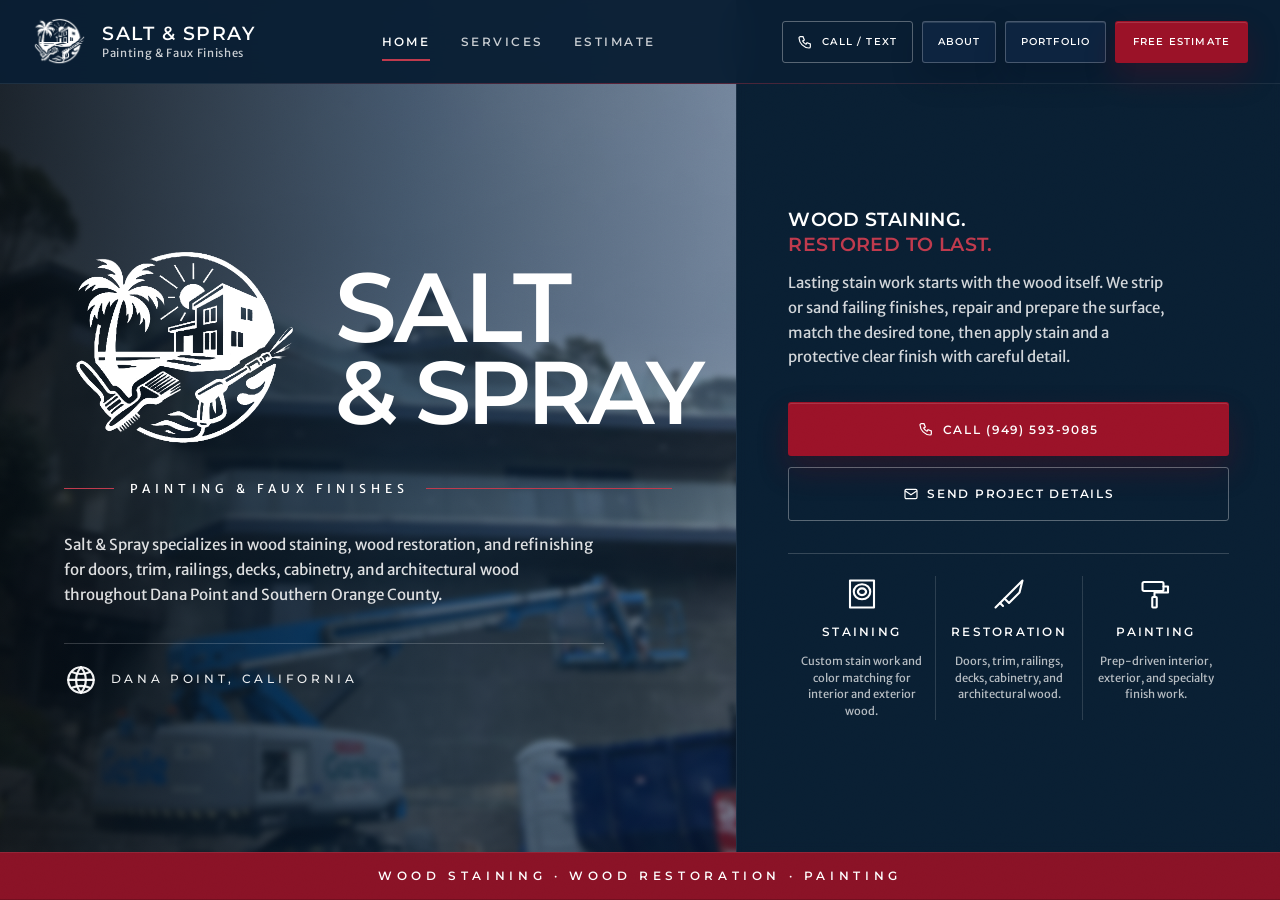
<file: index.html>
<!DOCTYPE html>
<html lang="en">
<head>
  <meta charset="utf-8">
  <meta name="viewport" content="width=device-width, initial-scale=1.0, viewport-fit=cover">
  <meta name="theme-color" content="#0a1f33">
  <meta name="description" content="Salt &amp; Spray specializes in wood staining, wood restoration, and refinishing for doors, trim, railings, decks, and cabinetry across Dana Point and Southern Orange County.">
  <link rel="icon" type="image/png" sizes="48x48" href="assets/images/favicon-48.png">
  <link rel="icon" type="image/png" sizes="180x180" href="assets/images/favicon-180.png">
  <link rel="apple-touch-icon" href="assets/images/favicon-180.png">
  <link rel="canonical" href="https://saltandspray.com/">
  <meta name="application-name" content="Salt &amp; Spray">
  <meta name="author" content="Salt &amp; Spray">
  <meta name="apple-mobile-web-app-title" content="Salt &amp; Spray">
  <meta name="format-detection" content="telephone=no">
  <meta name="geo.placename" content="Dana Point, California">
  <meta name="geo.region" content="US-CA">
  <meta name="keywords" content="wood staining Dana Point, wood restoration Orange County, wood refinishing Southern California, front door restoration, exterior wood stain, custom stain matching, deck staining Orange County, cabinet refinishing Dana Point, painting company Dana Point">
  <title>Wood Staining &amp; Restoration Specialists | Salt &amp; Spray</title>
  <!-- Old links like saltandspray.com/#portfolio now live on their own pages. -->
  <script>(function () { var pages = { "#about": "about.html", "#portfolio": "portfolio.html" }; var to = pages[location.hash]; if (to) location.replace(to); })();</script>

  <!-- Social cards -->
  <meta property="og:title" content="Wood Staining &amp; Restoration Specialists | Salt &amp; Spray">
  <meta property="og:description" content="Specialized wood staining, restoration, and refinishing for doors, trim, railings, decks, and cabinetry in Dana Point and Southern Orange County.">
  <meta property="og:type" content="website">
  <meta property="og:url" content="https://saltandspray.com/">
  <meta property="og:image" content="https://saltandspray.com/assets/images/share-card.jpg">
  <meta property="og:image:width" content="1200">
  <meta property="og:image:height" content="630">
  <meta property="og:image:type" content="image/jpeg">
  <meta property="og:image:alt" content="Salt &amp; Spray wood staining, restoration, and painting work in Dana Point, California">
  <meta property="og:site_name" content="Salt &amp; Spray">
  <meta property="og:locale" content="en_US">
  <meta name="twitter:card" content="summary_large_image">
  <meta name="twitter:title" content="Wood Staining &amp; Restoration Specialists | Salt &amp; Spray">
  <meta name="twitter:description" content="Wood staining, wood restoration, and refinishing specialists serving Dana Point and Southern Orange County.">
  <meta name="twitter:image" content="https://saltandspray.com/assets/images/share-card.jpg">
  <meta name="twitter:image:alt" content="Salt &amp; Spray wood staining, restoration, and painting work in Dana Point, California">

  <!-- Structured data -->
    <script type="application/ld+json">
  {
  "@context": "https://schema.org",
  "@graph": [
  {
  "@type": "WebSite",
  "@id": "https://saltandspray.com/#website",
  "url": "https://saltandspray.com/",
  "name": "Salt & Spray",
  "description": "Wood staining, wood restoration, refinishing, and painting specialists serving Dana Point and Southern Orange County.",
  "publisher": {
  "@id": "https://saltandspray.com/#business"
  },
  "inLanguage": "en-US"
  },
  {
  "@type": "WebPage",
  "@id": "https://saltandspray.com/#webpage",
  "url": "https://saltandspray.com/",
  "name": "Wood Staining & Restoration Specialists | Salt & Spray",
  "description": "Salt & Spray specializes in wood staining, wood restoration, and refinishing for doors, trim, railings, decks, and cabinetry across Dana Point and Southern Orange County.",
  "isPartOf": {
  "@id": "https://saltandspray.com/#website"
  },
  "about": {
  "@id": "https://saltandspray.com/#business"
  },
  "inLanguage": "en-US"
  },
  {
  "@type": "HomeAndConstructionBusiness",
  "@id": "https://saltandspray.com/#business",
  "name": "Salt & Spray",
  "url": "https://saltandspray.com/",
  "logo": "https://saltandspray.com/assets/images/logo.png",
  "image": "https://saltandspray.com/assets/images/page1-bg.jpg",
  "description": "Salt & Spray is a Dana Point wood staining, wood restoration, refinishing, and painting company serving Southern Orange County with specialized finish systems for doors, trim, railings, decks, cabinetry, and other wood surfaces.",
  "slogan": "Wood Staining and Restoration Specialists in Southern Orange County",
  "telephone": "+1-949-593-9085",
  "email": "tristen@saltandspray.com",
  "address": {
  "@type": "PostalAddress",
  "addressLocality": "Dana Point",
  "addressRegion": "CA",
  "addressCountry": "US"
  },
  "areaServed": [
  {
  "@type": "City",
  "name": "Dana Point"
  },
  {
  "@type": "AdministrativeArea",
  "name": "Southern Orange County"
  },
  {
  "@type": "City",
  "name": "San Clemente"
  },
  {
  "@type": "City",
  "name": "Laguna Beach"
  },
  {
  "@type": "City",
  "name": "Newport Beach"
  }
  ],
  "sameAs": [
  "https://www.yelp.com/biz/salt-and-spray-dana-point"
  ],
  "makesOffer": [
  {
  "@type": "Offer",
  "itemOffered": {
  "@type": "Service",
  "name": "Interior Painting",
  "areaServed": "Southern Orange County"
  }
  },
  {
  "@type": "Offer",
  "itemOffered": {
  "@type": "Service",
  "name": "Exterior Painting",
  "areaServed": "Southern Orange County"
  }
  },
  {
  "@type": "Offer",
  "itemOffered": {
  "@type": "Service",
  "name": "Faux Finishes",
  "areaServed": "Southern Orange County"
  }
  },
  {
  "@type": "Offer",
  "itemOffered": {
  "@type": "Service",
  "name": "Cabinet Refinishing",
  "areaServed": "Southern Orange County"
  }
  },
  {
  "@type": "Offer",
  "itemOffered": {
  "@type": "Service",
  "name": "Wood Staining and Restoration",
  "description": "Surface preparation, stripping, sanding, repair, custom stain application, color matching, and protective clear coats for interior and exterior wood.",
  "areaServed": "Southern Orange County"
  }
  },
  {
  "@type": "Offer",
  "itemOffered": {
  "@type": "Service",
  "name": "Wood Refinishing",
  "description": "Refinishing for entry doors, trim, railings, decks, cabinetry, and architectural wood surfaces.",
  "areaServed": "Southern Orange County"
  }
  },
  {
  "@type": "Offer",
  "itemOffered": {
  "@type": "Service",
  "name": "Venetian Plaster",
  "areaServed": "Southern Orange County"
  }
  },
  {
  "@type": "Offer",
  "itemOffered": {
  "@type": "Service",
  "name": "Limewash",
  "areaServed": "Southern Orange County"
  }
  },
  {
  "@type": "Offer",
  "itemOffered": {
  "@type": "Service",
  "name": "Epoxy Marble Imitation",
  "areaServed": "Southern Orange County"
  }
  }
  ]
  }
  ]
  }
  </script>

  <!-- Fonts and critical asset preloads -->
  <link rel="preconnect" href="https://fonts.googleapis.com">
  <link rel="preconnect" href="https://fonts.gstatic.com" crossorigin>
  <link rel="preload" as="image" fetchpriority="high" href="assets/images/page1-bg.jpg">
  <link rel="preload" as="image" href="assets/images/page2-bg.jpg">
  <link rel="preload" as="image" fetchpriority="high" href="assets/images/logo.png">
  <link rel="stylesheet" href="https://fonts.googleapis.com/css2?family=Montserrat:wght@400;500;600;700;800;900&amp;family=Merriweather+Sans:wght@400;500;600;700;800&amp;display=swap">

  <!-- Main stylesheet; fetch the About/Portfolio pages early so they open instantly -->
  <link rel="stylesheet" href="css/styles.css">
  <link rel="prefetch" href="about.html">
  <link rel="prefetch" href="portfolio.html">
</head>
<body>
  <a class="skip-link" href="#main">Skip to content</a>

  <!-- Inline SVG icon sprite -->
  <svg class="sprite-sheet" width="0" height="0" aria-hidden="true">
    <defs>
      <symbol id="i-phone" viewBox="0 0 24 24">
        <path d="M5 4h4l2 5-2.5 1.5a11 11 0 0 0 5 5L15 13l5 2v4a2 2 0 0 1-2 2A16 16 0 0 1 3 6a2 2 0 0 1 2-2z"/>
      </symbol>
      <symbol id="i-message" viewBox="0 0 24 24">
        <rect x="3" y="5" width="18" height="14" rx="2"/>
        <path d="m3 7 9 6 9-6"/>
      </symbol>
      <symbol id="i-roller" viewBox="0 0 24 24">
        <rect x="3" y="4" width="14" height="6" rx="1"/>
        <path d="M17 7h3v4h-9v3"/>
        <rect x="9.5" y="14" width="3" height="7" rx=".5"/>
      </symbol>
      <symbol id="i-house" viewBox="0 0 24 24">
        <path d="M3 11 12 4l9 7v9a1 1 0 0 1-1 1h-5v-7h-6v7H4a1 1 0 0 1-1-1z"/>
      </symbol>
      <symbol id="i-wood" viewBox="0 0 24 24">
        <path d="M4 3h16v18H4z"/>
        <path d="M8 7c2-2 6-2 8 0s2 5 0 7-6 2-8 0-2-5 0-7z"/>
        <path d="M10 9c1-1 3-1 4 0s1 2 0 3-3 1-4 0-1-2 0-3z"/>
      </symbol>
      <symbol id="i-trowel" viewBox="0 0 24 24">
        <path d="M3 21 9 15"/>
        <path d="M9 15 21 3l-2 8-7 7z"/>
        <path d="m6 18 2 2"/>
      </symbol>
      <symbol id="i-globe" viewBox="0 0 24 24">
        <circle cx="12" cy="12" r="9"/>
        <path d="M3 12h18"/>
        <path d="M12 3a13.5 13.5 0 0 1 0 18"/>
        <path d="M12 3a13.5 13.5 0 0 0 0 18"/>
        <path d="M5.7 6.4A16 16 0 0 0 12 7.8a16 16 0 0 0 6.3-1.4"/>
        <path d="M5.7 17.6A16 16 0 0 1 12 16.2a16 16 0 0 1 6.3 1.4"/>
      </symbol>
    </defs>
  </svg>

  <div class="site-frame">
    <!-- Main navigation -->
    <header class="topbar" aria-label="Main navigation">
      <a class="brand" href="#home" aria-label="Salt and Spray Home">
        <span class="brand-mark">
          <img class="logo-invert" src="assets/images/logo.png" alt="Salt &amp; Spray logo" width="54" height="54" decoding="async" data-hide-on-error>
        </span>
        <span class="brand-text">
          <strong>Salt &amp; Spray</strong>
          <small>Painting &amp; Faux Finishes</small>
        </span>
      </a>
      <nav class="nav" aria-label="Page sections">
        <a href="#home" class="active" aria-current="page">Home</a>
        <a href="#services">Services</a>
        <a href="#book">Estimate</a>
      </nav>
      <div class="top-actions">
        <a class="pill-link ghost" href="tel:+19495939085">
          <svg class="pill-icon" aria-hidden="true"><use href="#i-phone"/></svg>
          Call / Text
        </a>
        <a class="pill-link header-secondary about-link" href="about.html">About</a>
        <a class="pill-link portfolio-link" href="portfolio.html">Portfolio</a>
        <a class="pill-link primary" href="#book">Free Estimate</a>
      </div>
    </header>

    <main class="snap-shell" id="main">
      <!-- Home / hero -->
      <section class="panel hero" id="home" data-index="0" aria-labelledby="hero-heading">
        <div class="panel-inner">
          <div class="hero-copy">
            <h1 class="wordmark" id="hero-heading" aria-label="Salt &amp; Spray">
              <span class="hero-title-lockup" aria-hidden="true">
                <span class="hero-title-logo">
                  <img src="assets/images/logo.png" alt="Salt &amp; Spray painting and faux finishes logo" width="320" height="320" decoding="async" fetchpriority="high" loading="eager" data-hide-on-error>
                </span>
                <span class="hero-title-words">
                  <span class="word-salt">Salt</span>
                  <span class="word-spray">&amp; Spray</span>
                </span>
              </span>
              <span class="wordmark-rule">
                <span class="wordmark-tagline">Painting &amp; Faux Finishes</span>
              </span>
            </h1>
            <p class="hero-lead">
              Salt &amp; Spray specializes in wood staining, wood restoration, and refinishing
              for doors, trim, railings, decks, cabinetry, and architectural wood throughout Dana Point
              and Southern Orange County.
            </p>
            <div class="hero-location">
              <span class="location-mark" aria-hidden="true">
                <svg class="location-globe" viewBox="0 0 24 24"><use href="#i-globe"/></svg>
              </span>
              <span class="hero-location-text">Dana Point, California</span>
            </div>
          </div>
          <aside class="hero-side" aria-label="Free estimate shortcut">
            <div class="side-header">
              <h3>Wood Staining. <span class="accent">Restored to Last.</span></h3>
              <p>
                Lasting stain work starts with the wood itself. We strip or sand failing finishes,
                repair and prepare the surface, match the desired tone, then apply stain and a protective
                clear finish with careful detail.
              </p>
            </div>
            <div class="side-actions">
              <a class="pill-link primary" href="tel:+19495939085">
                <svg class="pill-icon" aria-hidden="true"><use href="#i-phone"/></svg>
                Call (949) 593-9085
              </a>
              <a class="pill-link" href="#book">
                <svg class="pill-icon" aria-hidden="true"><use href="#i-message"/></svg>
                Send Project Details
              </a>
            </div>
            <div class="service-icons" aria-label="Service categories">
              <div>
                <svg aria-hidden="true"><use href="#i-wood"/></svg>
                <strong>Staining</strong>
                <span>Custom stain work and color matching for interior and exterior wood.</span>
              </div>
              <div>
                <svg aria-hidden="true"><use href="#i-trowel"/></svg>
                <strong>Restoration</strong>
                <span>Doors, trim, railings, decks, cabinetry, and architectural wood.</span>
              </div>
              <div>
                <svg aria-hidden="true"><use href="#i-roller"/></svg>
                <strong>Painting</strong>
                <span>Prep-driven interior, exterior, and specialty finish work.</span>
              </div>
            </div>
          </aside>
          <div class="brand-bar" role="presentation">
            <p>Wood Staining · Wood Restoration · Painting</p>
          </div>
        </div>
      </section>

      <!-- Services -->
      <section class="panel services" id="services" data-index="1" aria-labelledby="services-heading">
        <div class="panel-inner">
          <div class="services-aside">
            <div>
              <span class="eyebrow">Wood Finish Specialists</span>
              <h2 id="services-heading">Restore. <em>Stain.</em> Protect.</h2>
            </div>
            <p class="aside-note">
              Wood restoration is more than adding another coat. We evaluate the existing finish,
              remove deterioration, repair and prepare the wood, build the color deliberately, and protect
              the completed surface for its environment.
            </p>
            <div class="aside-stat">
              <strong>WOOD</strong>
              <span>Specialized stain and restoration systems for coastal homes and detailed woodwork.</span>
            </div>
          </div>
          <div class="services-main">
            <div class="section-heading">
              <h2>Services</h2>
              <p>
                Wood staining and restoration lead our work, supported by the same careful protection,
                detailed preparation, and clean application across every painting project.
              </p>
            </div>
            <div class="service-grid">
              <article class="service-card service-card-stain" data-num="01">
                <svg class="service-card-icon" aria-hidden="true"><use href="#i-wood"/></svg>
                <h3>Wood Staining &amp; Restoration</h3>
                <p>Specialized refinishing that revives natural wood, corrects failed finishes, and protects the restored surface.</p>
                <ul>
                  <li>Doors, trim, railings &amp; decks</li>
                  <li>Stripping, sanding &amp; repairs</li>
                  <li>Color matching &amp; clear coats</li>
                </ul>
              </article>
              <article class="service-card" data-num="02">
                <svg class="service-card-icon" aria-hidden="true"><use href="#i-roller"/></svg>
                <h3>Interior Painting</h3>
                <p>Meticulous preparation and smooth, consistent finishes for clean, elevated interiors.</p>
                <ul>
                  <li>Full interior painting</li>
                  <li>Walls, trim &amp; doors</li>
                  <li>Cabinet refinishing</li>
                </ul>
              </article>
              <article class="service-card" data-num="03">
                <svg class="service-card-icon" aria-hidden="true"><use href="#i-house"/></svg>
                <h3>Exterior Painting</h3>
                <p>Durable exterior systems built around extensive preparation and premium coastal-grade finishes.</p>
                <ul>
                  <li>Full exterior painting</li>
                  <li>Garage doors &amp; entry doors</li>
                  <li>Patios &amp; flat surfaces</li>
                </ul>
              </article>
            </div>
          </div>
          <div class="brand-bar" role="presentation">
            <p>Wood Staining · Wood Restoration · Interior &amp; Exterior Painting</p>
          </div>
        </div>
      </section>

      <!-- Booking / estimate -->
      <section class="panel book" id="book" data-index="2" aria-labelledby="book-heading">
        <div class="panel-inner">
          <div class="estimate-page">
            <div class="estimate-intro">
              <span class="eyebrow">Free Estimate</span>
              <h2 id="book-heading">Tell us about your project.</h2>
              <p>Share the basics and Salt &amp; Spray will follow up with the right next step.</p>
            </div>

            <aside class="contact-side estimate-contact" aria-label="Free estimate contact form">
              <div class="form-panel">
                <h3>Project Details</h3>
                <p>A quick note is enough to start the conversation. No commitment needed.</p>
                <form class="contact-form" id="leadForm" novalidate>
                  <div class="input-row">
                    <div class="field">
                      <label for="name">Name <span class="required-mark">Required</span></label>
                      <input type="text" id="name" name="name" placeholder="Your name" required autocomplete="name">
                    </div>
                    <div class="field">
                      <label for="phone">Phone <span class="required-mark">Required</span></label>
                      <input type="tel" id="phone" name="phone" placeholder="(949) 000-0000" required autocomplete="tel">
                    </div>
                  </div>
                  <div class="input-row single-field">
                    <div class="field">
                      <label for="email">Email <span class="required-mark">Required</span></label>
                      <input type="email" id="email" name="email" placeholder="you@email.com" required autocomplete="email">
                    </div>
                  </div>

                  <div class="field service-checklist-field" data-project-types-field>
                    <label id="projectTypesLabel">What would you like us to help with? <span class="required-mark">Required</span></label>
                    <div class="service-checklist" role="group" aria-labelledby="projectTypesLabel">
                      <label><input type="checkbox" name="projectTypes" value="Interior"><span>Interior</span></label>
                      <label><input type="checkbox" name="projectTypes" value="Exterior"><span>Exterior</span></label>
                      <label><input type="checkbox" name="projectTypes" value="Garage Door"><span>Garage Door</span></label>
                      <label><input type="checkbox" name="projectTypes" value="Front Door"><span>Front Door</span></label>
                      <label><input type="checkbox" name="projectTypes" value="Wood Staining / Restoration"><span>Wood Staining / Restoration</span></label>
                      <label><input type="checkbox" name="projectTypes" value="Faux Finish"><span>Faux Finish</span></label>
                      <label><input type="checkbox" name="projectTypes" value="Cabinets"><span>Cabinets</span></label>
                      <label><input type="checkbox" name="projectTypes" value="Other"><span>Other</span></label>
                    </div>
                  </div>

                  <div class="field project-notes-field">
                    <label for="message">Tell us a little about the project <span class="optional-mark">Optional but helpful</span></label>
                    <textarea id="message" name="message" placeholder="Areas, surfaces, goals, timeline, or anything helpful."></textarea>
                  </div>

                  <div class="submit-row">
                    <div class="submit-action-row">
                      <button class="submit-btn" type="submit">Get Started</button>
                    </div>
                    <a class="mobile-form-call-btn" href="tel:+19495939085" aria-label="Call or text Salt and Spray">Call / Text</a>
                    <p class="form-note">After validation, Messages will open with your request ready to send.</p>
                  </div>
                </form>
              </div>
              <div class="status" id="formStatus" role="status" aria-live="polite"></div>
            </aside>

            <aside class="service-steps" aria-label="Salt and Spray 12-stage process">
              <div class="service-steps-panel">
                <span class="service-steps-eyebrow">12 Stage Process</span>
                <ol class="service-step-grid">
                  <li><span>01</span><div><strong>Booking &amp; Contact</strong><p>Contact us by phone, text, email, or through the website to share your goals, timeline, and project details.</p><small>Estimated Time: 5-15 minutes</small></div></li>
                  <li><span>02</span><div><strong>Discovery Call</strong><p>A brief consultation to learn more, explain the process, and decide whether an on-site walkthrough is the right next step.</p><small>Estimated Time: 10-20 minutes</small></div></li>
                  <li><span>03</span><div><strong>Project Walkthrough</strong><p>We inspect included areas, existing conditions, repairs, product options, and finishes so the scope is accurate.</p><small>Standard Duration: 45-90 minutes</small></div></li>
                  <li><span>04</span><div><strong>Proposal Review</strong><p>We review scope, materials, systems, options, warranties, maintenance plans, timeline, and remaining questions.</p><small>Standard Duration: 30-60 minutes</small></div></li>
                  <li><span>05</span><div><strong>Project Approval</strong><p>You approve the proposal and agreement, submit the required deposit, and we prepare the project for production.</p></div></li>
                  <li><span>06</span><div><strong>Project Scheduling</strong><p>We coordinate scheduling, materials, crew availability, and any special access requirements.</p></div></li>
                  <li><span>07</span><div><strong>Pre-Construction Consultation</strong><p>We review final colors, product selections, access, furniture protection, pets, landscaping, parking, and special requests.</p><small>Typical Duration: 15-30 minutes</small></div></li>
                  <li><span>08</span><div><strong>24-Hour Project Confirmation</strong><p>One business day before the scheduled start, we confirm arrival time, project readiness, and any last-minute questions.</p></div></li>
                  <li><span>09</span><div><strong>Project Production</strong><p>Our team protects the home, completes prep, repairs, restoration, masking, and finish applications while providing updates.</p></div></li>
                  <li><span>10</span><div><strong>Internal Quality Inspection</strong><p>Before presenting the project, our team verifies the work meets Salt &amp; Spray standards and completes touch-ups.</p></div></li>
                  <li><span>11</span><div><strong>Final Homeowner Walkthrough</strong><p>We walk the completed areas together, review the work, answer questions, and address final touch-ups if needed.</p><small>Typical Duration: 15-30 minutes</small></div></li>
                  <li><span>12</span><div><strong>Project Closeout &amp; Ongoing Support</strong><p>We provide the final invoice, payment receipt, answer remaining questions, and review maintenance recommendations.</p></div></li>
                </ol>
              </div>
            </aside>
          </div>
        </div>
      </section>

      <footer class="site-footer">
        <div class="footer-brand">
          <a class="footer-logo" href="#home" aria-label="Salt and Spray Home">
            <span class="brand-mark">
              <img class="logo-invert" src="assets/images/logo.png" alt="Salt &amp; Spray logo" width="54" height="54" decoding="async" data-hide-on-error>
            </span>
            <span class="brand-text">
              <strong>Salt &amp; Spray</strong>
              <small>Painting &amp; Faux Finishes</small>
            </span>
          </a>
          <p>Keeping the shine on the coastline &amp; Providing quality services to everyone.</p>
        </div>
        <nav class="footer-links" aria-label="Footer navigation">
          <a href="#home">Home</a>
          <a href="#services">Services</a>
          <a href="#book">Estimate</a>
          <a href="about.html">About</a>
          <a href="portfolio.html">Portfolio</a>
        </nav>
        <div class="footer-contact">
          <a href="tel:+19495939085">(949) 593-9085</a>
          <a href="mailto:tristen@saltandspray.com">tristen@saltandspray.com</a>
          <span>Dana Point, California</span>
        </div>
        <div class="footer-legal">
          <a class="footer-policy-link" href="privacy-policy.html">Privacy Policy</a>
          <span>© 2026 Salt &amp; Spray</span>
        </div>
      </footer>
    </main>
  </div>

  <!-- Site interactions -->
  <script src="js/app.js"></script>
</body>
</html>
</file>
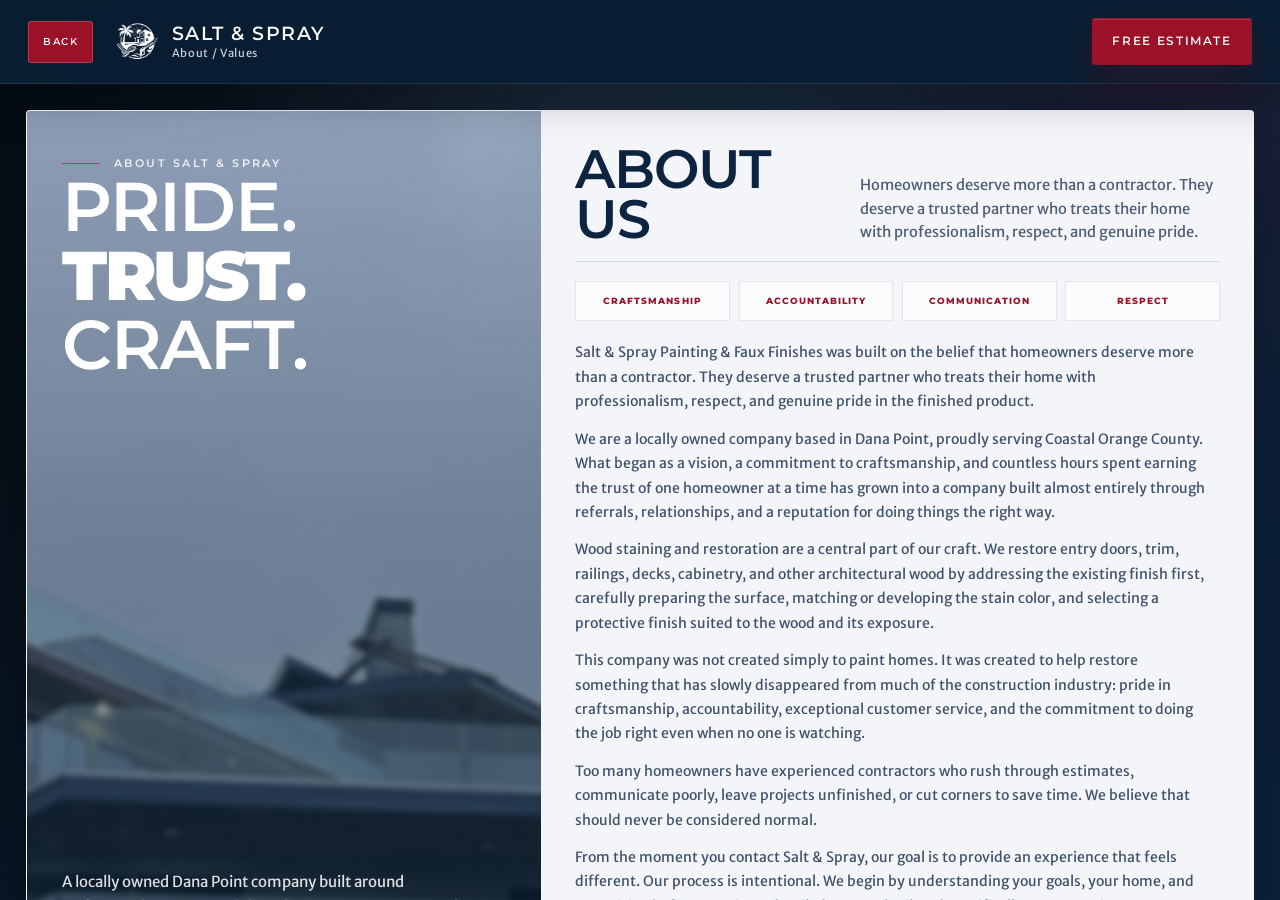
<file: about.html>
<!DOCTYPE html>
<html lang="en">
<head>
  <meta charset="utf-8">
  <meta name="viewport" content="width=device-width, initial-scale=1.0, viewport-fit=cover">
  <meta name="theme-color" content="#0a1f33">
  <meta name="description" content="Salt &amp; Spray is a locally owned Dana Point painting, wood staining, and restoration company built on craftsmanship, accountability, clear communication, and respect for every home.">
  <link rel="icon" type="image/png" sizes="48x48" href="assets/images/favicon-48.png">
  <link rel="icon" type="image/png" sizes="180x180" href="assets/images/favicon-180.png">
  <link rel="apple-touch-icon" href="assets/images/favicon-180.png">
  <link rel="canonical" href="https://saltandspray.com/about">
  <meta name="format-detection" content="telephone=no">
  <title>About Salt &amp; Spray | Wood Staining &amp; Painting in Dana Point</title>

  <!-- Social cards -->
  <meta property="og:title" content="About Salt &amp; Spray | Wood Staining &amp; Painting in Dana Point">
  <meta property="og:description" content="Salt &amp; Spray is a locally owned Dana Point painting, wood staining, and restoration company built on craftsmanship, accountability, clear communication, and respect for every home.">
  <meta property="og:type" content="website">
  <meta property="og:url" content="https://saltandspray.com/about">
  <meta property="og:image" content="https://saltandspray.com/assets/images/share-card.jpg">
  <meta property="og:image:width" content="1200">
  <meta property="og:image:height" content="630">
  <meta property="og:image:type" content="image/jpeg">
  <meta property="og:image:alt" content="Salt &amp; Spray wood staining, restoration, and painting work in Dana Point, California">
  <meta property="og:site_name" content="Salt &amp; Spray">
  <meta property="og:locale" content="en_US">
  <meta name="twitter:card" content="summary_large_image">
  <meta name="twitter:title" content="About Salt &amp; Spray | Wood Staining &amp; Painting in Dana Point">
  <meta name="twitter:description" content="Salt &amp; Spray is a locally owned Dana Point painting, wood staining, and restoration company built on craftsmanship, accountability, clear communication, and respect for every home.">
  <meta name="twitter:image" content="https://saltandspray.com/assets/images/share-card.jpg">

  <!-- Fonts and stylesheet -->
  <link rel="preconnect" href="https://fonts.googleapis.com">
  <link rel="preconnect" href="https://fonts.gstatic.com" crossorigin>
  <link rel="preload" as="image" fetchpriority="high" href="assets/images/logo.png">
  <link rel="stylesheet" href="https://fonts.googleapis.com/css2?family=Montserrat:wght@400;500;600;700;800;900&amp;family=Merriweather+Sans:wght@400;500;600;700;800&amp;display=swap">
  <link rel="stylesheet" href="css/styles.css">
</head>
<body class="portfolio-lock">
  <a class="skip-link" href="#main">Skip to content</a>

  <!-- About page: same markup/classes as the old home-page overlay, shown open -->
  <div class="about-overlay is-open is-page" id="about">
    <div class="about-dialog">
      <header class="about-fake-header">
        <a class="about-back" href="index.html" data-page-back aria-label="Back to main site">Back</a>
        <a class="about-brand" href="index.html" aria-label="Salt and Spray Home">
          <span class="brand-mark">
            <img class="logo-invert" src="assets/images/logo.png" alt="Salt &amp; Spray logo" width="44" height="44" decoding="async" data-hide-on-error>
          </span>
          <span class="brand-text">
            <strong>Salt &amp; Spray</strong>
            <small>About / Values</small>
          </span>
        </a>
        <a class="pill-link primary about-estimate" href="index.html#book">Free Estimate</a>
      </header>
      <main class="about-scroll" id="main">
        <section class="about-feature">
          <div class="about-aside">
            <div>
              <span class="eyebrow">About Salt &amp; Spray</span>
              <h1 id="about-heading">Pride. <em>Trust.</em> Craft.</h1>
            </div>
            <p class="aside-note">
              A locally owned Dana Point company built around craftsmanship, accountability,
              clear communication, and respect for the homes we are invited into.
            </p>
            <div class="aside-stat">
              <strong>OC</strong>
              <span>Proudly serving Dana Point and Coastal Orange County.</span>
            </div>
          </div>
          <div class="about-main">
            <div class="section-heading about-heading">
              <h2>About Us</h2>
              <p>
                Homeowners deserve more than a contractor. They deserve a trusted partner
                who treats their home with professionalism, respect, and genuine pride.
              </p>
            </div>
            <div class="about-value-strip" aria-label="Company values">
              <span>Craftsmanship</span>
              <span>Accountability</span>
              <span>Communication</span>
              <span>Respect</span>
            </div>
            <div class="about-copy">
              <p>Salt &amp; Spray Painting &amp; Faux Finishes was built on the belief that homeowners deserve more than a contractor. They deserve a trusted partner who treats their home with professionalism, respect, and genuine pride in the finished product.</p>
              <p>We are a locally owned company based in Dana Point, proudly serving Coastal Orange County. What began as a vision, a commitment to craftsmanship, and countless hours spent earning the trust of one homeowner at a time has grown into a company built almost entirely through referrals, relationships, and a reputation for doing things the right way.</p>
              <p>Wood staining and restoration are a central part of our craft. We restore entry doors, trim, railings, decks, cabinetry, and other architectural wood by addressing the existing finish first, carefully preparing the surface, matching or developing the stain color, and selecting a protective finish suited to the wood and its exposure.</p>
              <p>This company was not created simply to paint homes. It was created to help restore something that has slowly disappeared from much of the construction industry: pride in craftsmanship, accountability, exceptional customer service, and the commitment to doing the job right even when no one is watching.</p>
              <p>Too many homeowners have experienced contractors who rush through estimates, communicate poorly, leave projects unfinished, or cut corners to save time. We believe that should never be considered normal.</p>
              <p>From the moment you contact Salt &amp; Spray, our goal is to provide an experience that feels different. Our process is intentional. We begin by understanding your goals, your home, and your vision before creating a detailed proposal tailored specifically to your project.</p>
              <p>We take the time to educate you on products, preparation methods, finishes, and long-term maintenance so you can make informed decisions with confidence. Once your project begins, you receive clear communication, dedicated project management, and a team that values professionalism as much as craftsmanship.</p>
              <p>Every brush stroke, every repaired surface, every custom stain, and every faux finish reflects our commitment to excellence. We do not believe in shortcuts because shortcuts rarely create lasting results. Instead, we believe in proper preparation, premium materials, proven application methods, and attention to the details that many companies overlook.</p>
              <p>Our work is about more than creating beautiful spaces. It is about protecting one of the biggest investments you will ever make, increasing the longevity of your finishes, preserving the character of your home, and delivering results you will be proud to see every day.</p>
              <p>As a family-owned business, we understand the importance of home. It is where birthdays are celebrated, families gather, children grow up, and memories are made. We never lose sight of the responsibility that comes with being invited into those spaces.</p>
              <p>Our team shares one common purpose: to leave every project better than we found it and every client more confident in their decision to hire us.</p>
              <p>We are not trying to be the biggest painting company in California. We are striving to become the company that sets the standard for what professionalism, craftsmanship, and customer care should look like in our industry.</p>
              <p>That is who we are. That is what Salt &amp; Spray stands for.</p>
            </div>
          </div>
        </section>
      </main>
    </div>
  </div>

  <script src="js/app.js"></script>
</body>
</html>
</file>
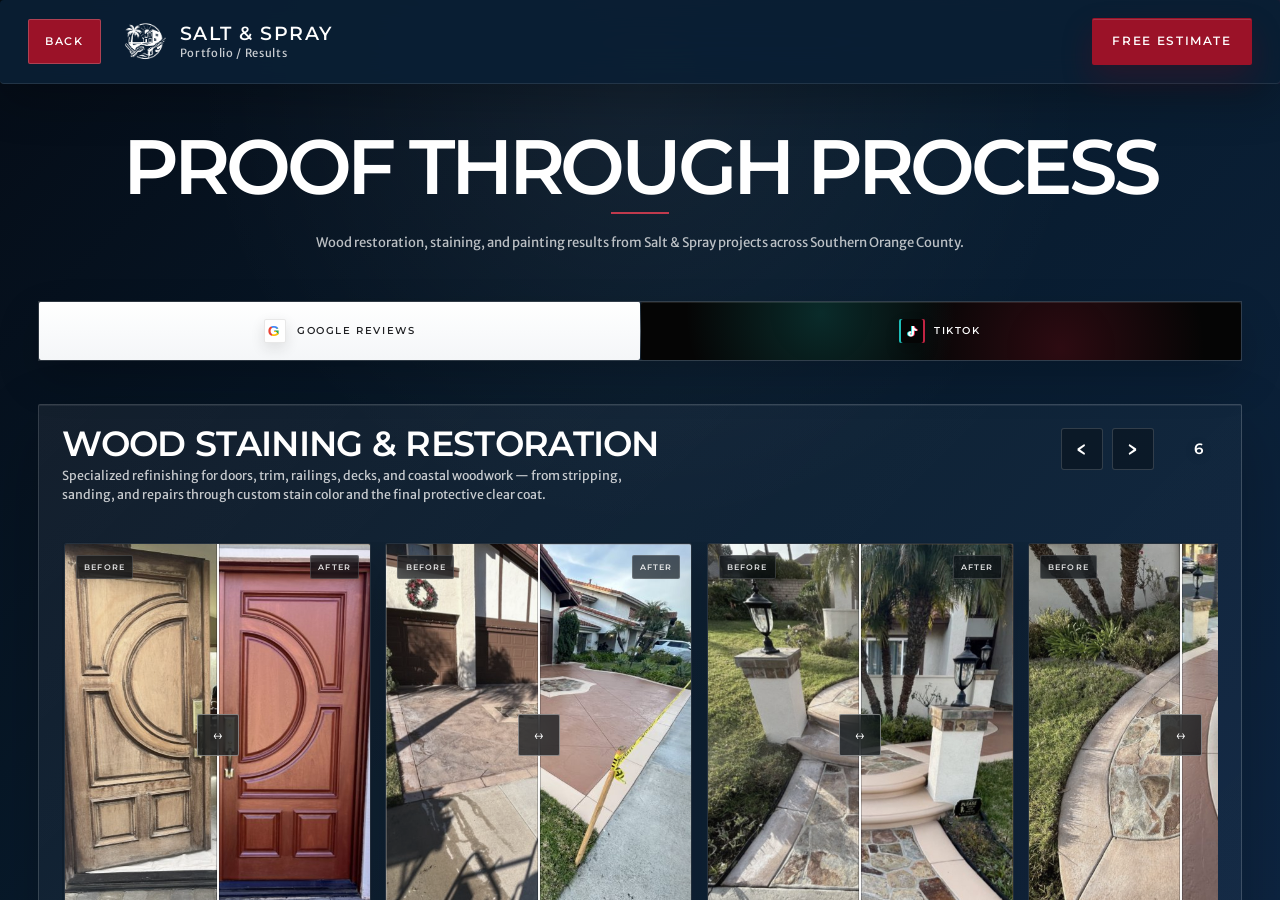
<file: portfolio.html>
<!DOCTYPE html>
<html lang="en">
<head>
  <meta charset="utf-8">
  <meta name="viewport" content="width=device-width, initial-scale=1.0, viewport-fit=cover">
  <meta name="theme-color" content="#0a1f33">
  <meta name="description" content="Before-and-after results from Salt &amp; Spray wood staining, wood restoration, and painting projects across Dana Point and Southern Orange County.">
  <link rel="icon" type="image/png" sizes="48x48" href="assets/images/favicon-48.png">
  <link rel="icon" type="image/png" sizes="180x180" href="assets/images/favicon-180.png">
  <link rel="apple-touch-icon" href="assets/images/favicon-180.png">
  <link rel="canonical" href="https://saltandspray.com/portfolio">
  <meta name="format-detection" content="telephone=no">
  <title>Portfolio: Before &amp; After Wood Restoration and Painting | Salt &amp; Spray</title>

  <!-- Social cards -->
  <meta property="og:title" content="Portfolio: Before &amp; After Wood Restoration and Painting | Salt &amp; Spray">
  <meta property="og:description" content="Before-and-after results from Salt &amp; Spray wood staining, wood restoration, and painting projects across Dana Point and Southern Orange County.">
  <meta property="og:type" content="website">
  <meta property="og:url" content="https://saltandspray.com/portfolio">
  <meta property="og:image" content="https://saltandspray.com/assets/images/share-card.jpg">
  <meta property="og:image:width" content="1200">
  <meta property="og:image:height" content="630">
  <meta property="og:image:type" content="image/jpeg">
  <meta property="og:image:alt" content="Salt &amp; Spray wood staining, restoration, and painting work in Dana Point, California">
  <meta property="og:site_name" content="Salt &amp; Spray">
  <meta property="og:locale" content="en_US">
  <meta name="twitter:card" content="summary_large_image">
  <meta name="twitter:title" content="Portfolio: Before &amp; After Wood Restoration and Painting | Salt &amp; Spray">
  <meta name="twitter:description" content="Before-and-after results from Salt &amp; Spray wood staining, wood restoration, and painting projects across Dana Point and Southern Orange County.">
  <meta name="twitter:image" content="https://saltandspray.com/assets/images/share-card.jpg">

  <!-- Fonts and stylesheet -->
  <link rel="preconnect" href="https://fonts.googleapis.com">
  <link rel="preconnect" href="https://fonts.gstatic.com" crossorigin>
  <link rel="preload" as="image" fetchpriority="high" href="assets/images/logo.png">
  <link rel="stylesheet" href="https://fonts.googleapis.com/css2?family=Montserrat:wght@400;500;600;700;800;900&amp;family=Merriweather+Sans:wght@400;500;600;700;800&amp;display=swap">
  <link rel="stylesheet" href="css/styles.css">
</head>
<body class="portfolio-lock">
  <a class="skip-link" href="#main">Skip to content</a>

  <!-- Portfolio page: same markup/classes as the old home-page overlay, shown open -->
  <div class="portfolio-overlay is-open is-page" id="portfolio">
    <div class="portfolio-dialog">
      <header class="portfolio-fake-header">
        <a class="portfolio-back" href="index.html" data-page-back aria-label="Back to main site">Back</a>
        <a class="portfolio-brand" href="index.html" aria-label="Salt and Spray Home">
          <span class="brand-mark">
            <img class="logo-invert" src="assets/images/logo.png" alt="Salt &amp; Spray logo" width="44" height="44" decoding="async" data-hide-on-error>
          </span>
          <span class="brand-text">
            <strong>Salt &amp; Spray</strong>
            <small>Portfolio / Results</small>
          </span>
        </a>
        <a class="pill-link primary portfolio-estimate" href="index.html#book">Free Estimate</a>
      </header>
      <main class="portfolio-scroll" id="main">
        <section class="portfolio-compare-section" aria-label="Before and after project comparisons">
          <div class="portfolio-compare-heading">
            <h1 id="portfolio-heading">Proof Through Process</h1>
            <p>Wood restoration, staining, and painting results from Salt &amp; Spray projects across Southern Orange County.</p>
          </div>
          <div class="portfolio-link-row portfolio-social-row" aria-label="Portfolio external links">
            <a class="portfolio-panel-link is-google" href="https://www.google.com/search?q=Salt+%26+Spray+Painting+%26+Faux+Finishes+Dana+Point+reviews" target="_blank" rel="noopener">
              <span class="portfolio-brand-icon google" aria-hidden="true"><span class="google-g-letter">G</span></span>
              <span>Google Reviews</span>
            </a>
            <span class="portfolio-link-slit" aria-hidden="true"></span>
            <a class="portfolio-panel-link is-tiktok" href="https://www.tiktok.com/@salt_and_spray" target="_blank" rel="noopener">
              <span class="portfolio-brand-icon tiktok" aria-hidden="true">
                <svg viewBox="0 0 24 24" focusable="false"><path d="M15.2 3.5c.55 3.1 2.25 4.98 5.05 5.35v3.22c-1.9-.06-3.55-.66-4.92-1.78v5.9c0 3.1-2.02 5.25-5.08 5.25-2.86 0-5.04-1.86-5.04-4.55 0-2.92 2.33-4.78 5.64-4.4v3.25c-1.38-.28-2.3.18-2.3 1.15 0 .82.7 1.36 1.62 1.36 1.08 0 1.8-.66 1.8-2.12V3.5h3.23Z"/></svg>
              </span>
              <span>TikTok</span>
            </a>
          </div>

          <article class="portfolio-compare-panel is-stains" aria-label="Wood staining and restoration before and after comparisons">
            <div class="portfolio-compare-panel-head">
              <div>
                <h3>Wood Staining &amp; Restoration</h3>
                <p>Specialized refinishing for doors, trim, railings, decks, and coastal woodwork — from stripping, sanding, and repairs through custom stain color and the final protective clear coat.</p>
                <div class="portfolio-panel-count" aria-label="6 before and after sets shown"><strong>6</strong><span>Before / After</span></div>
              </div>
              <div class="portfolio-compare-actions">
                <button class="ba-scroll-btn" type="button" data-ba-scroll="stains" data-ba-dir="-1" aria-label="Previous wood restoration comparison">‹</button>
                <button class="ba-scroll-btn" type="button" data-ba-scroll="stains" data-ba-dir="1" aria-label="Next wood restoration comparison">›</button>
              </div>
            </div>
            <div class="before-after-rail" data-ba-rail="stains" aria-label="Scrollable wood staining and restoration before and after comparisons"></div>
          </article>

          <article class="portfolio-compare-panel is-painting" aria-label="Painting before and after comparisons">
            <div class="portfolio-compare-panel-head">
              <div>
                <h3>Painting</h3>
                <p>Interior and exterior painting focused on protection, detailed prep, smooth application, and clean finished results.</p>
                <div class="portfolio-panel-count" aria-label="27 before and after sets shown"><strong>27</strong><span>Before / After</span></div>
              </div>
              <div class="portfolio-compare-actions">
                <button class="ba-scroll-btn" type="button" data-ba-scroll="painting" data-ba-dir="-1" aria-label="Previous painting comparison">‹</button>
                <button class="ba-scroll-btn" type="button" data-ba-scroll="painting" data-ba-dir="1" aria-label="Next painting comparison">›</button>
              </div>
            </div>
            <div class="before-after-rail" data-ba-rail="painting" aria-label="Scrollable painting before and after comparisons"></div>
          </article>
        </section>
        <div class="portfolio-bottom-bar" role="presentation">
          <p>Keep The Shine On The Coast Line.</p>
        </div>
      </main>
    </div>
  </div>

  <script src="js/app.js"></script>
</body>
</html>
</file>
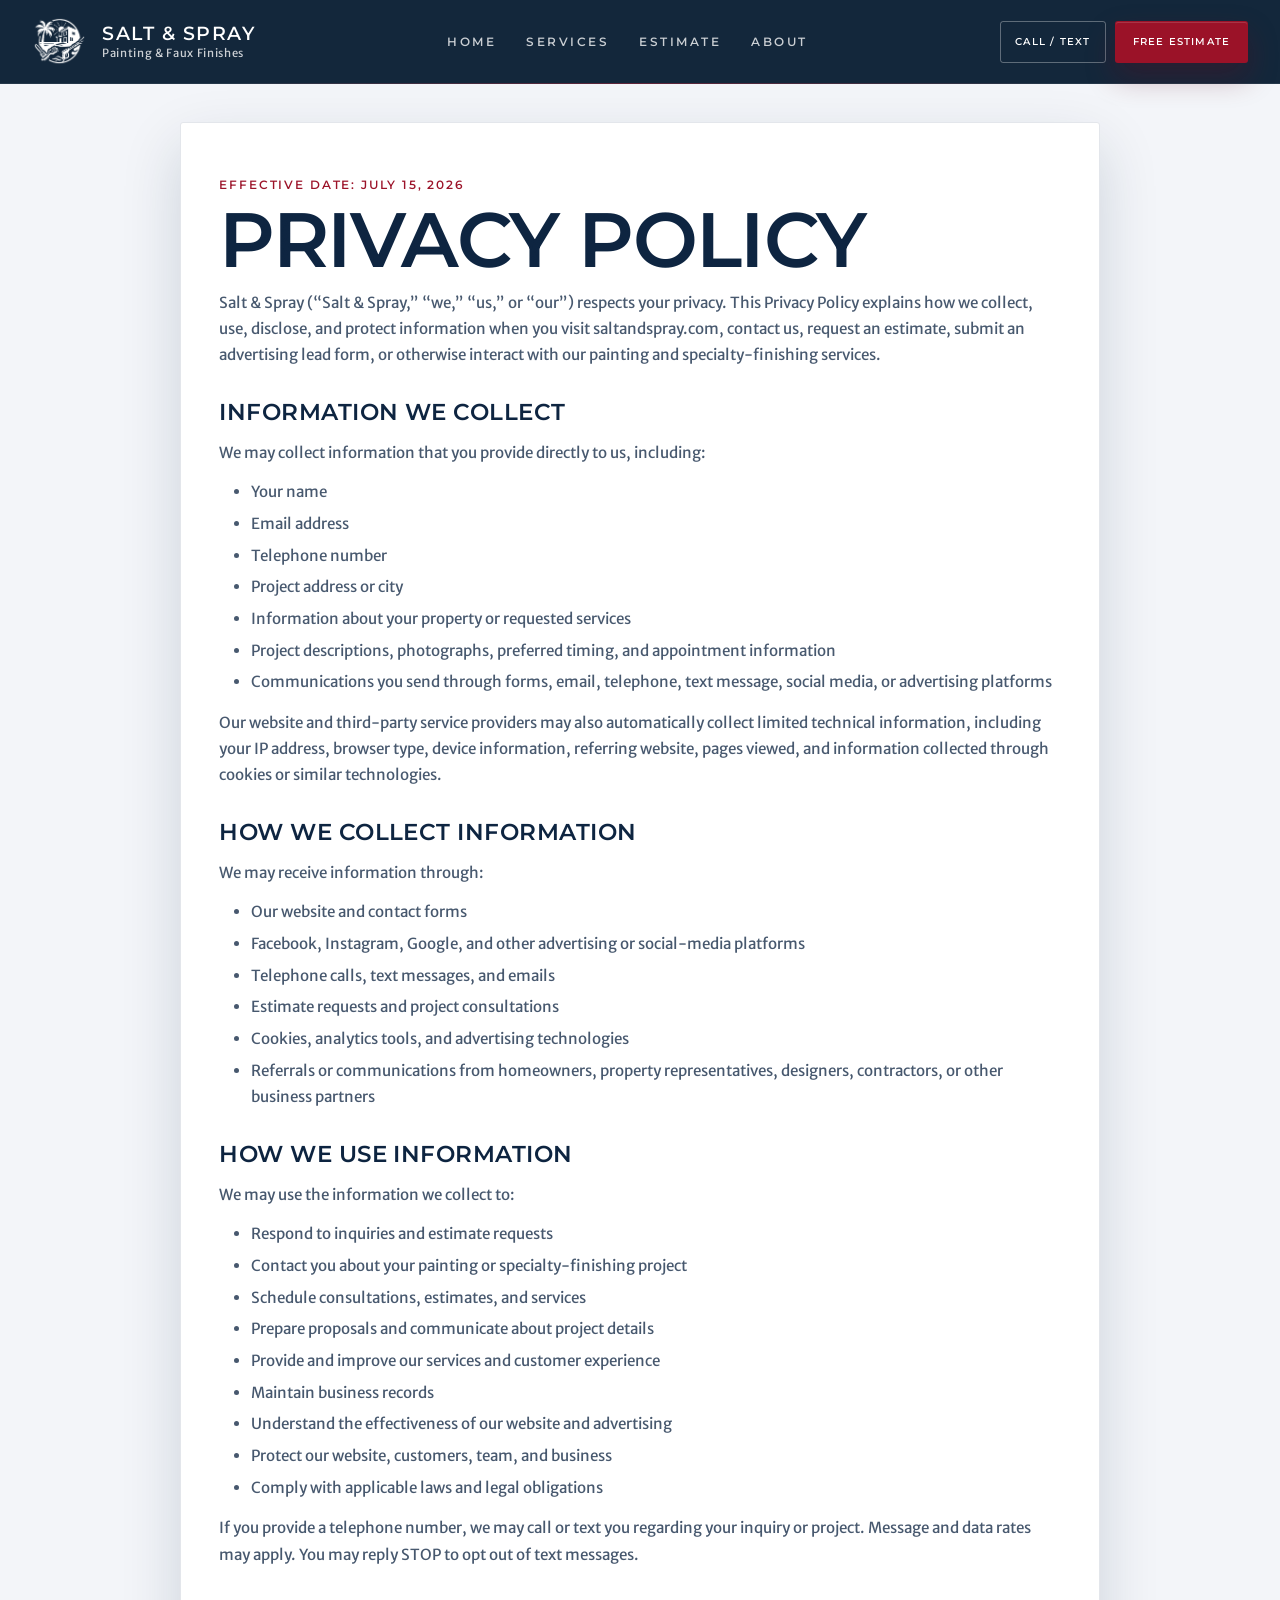
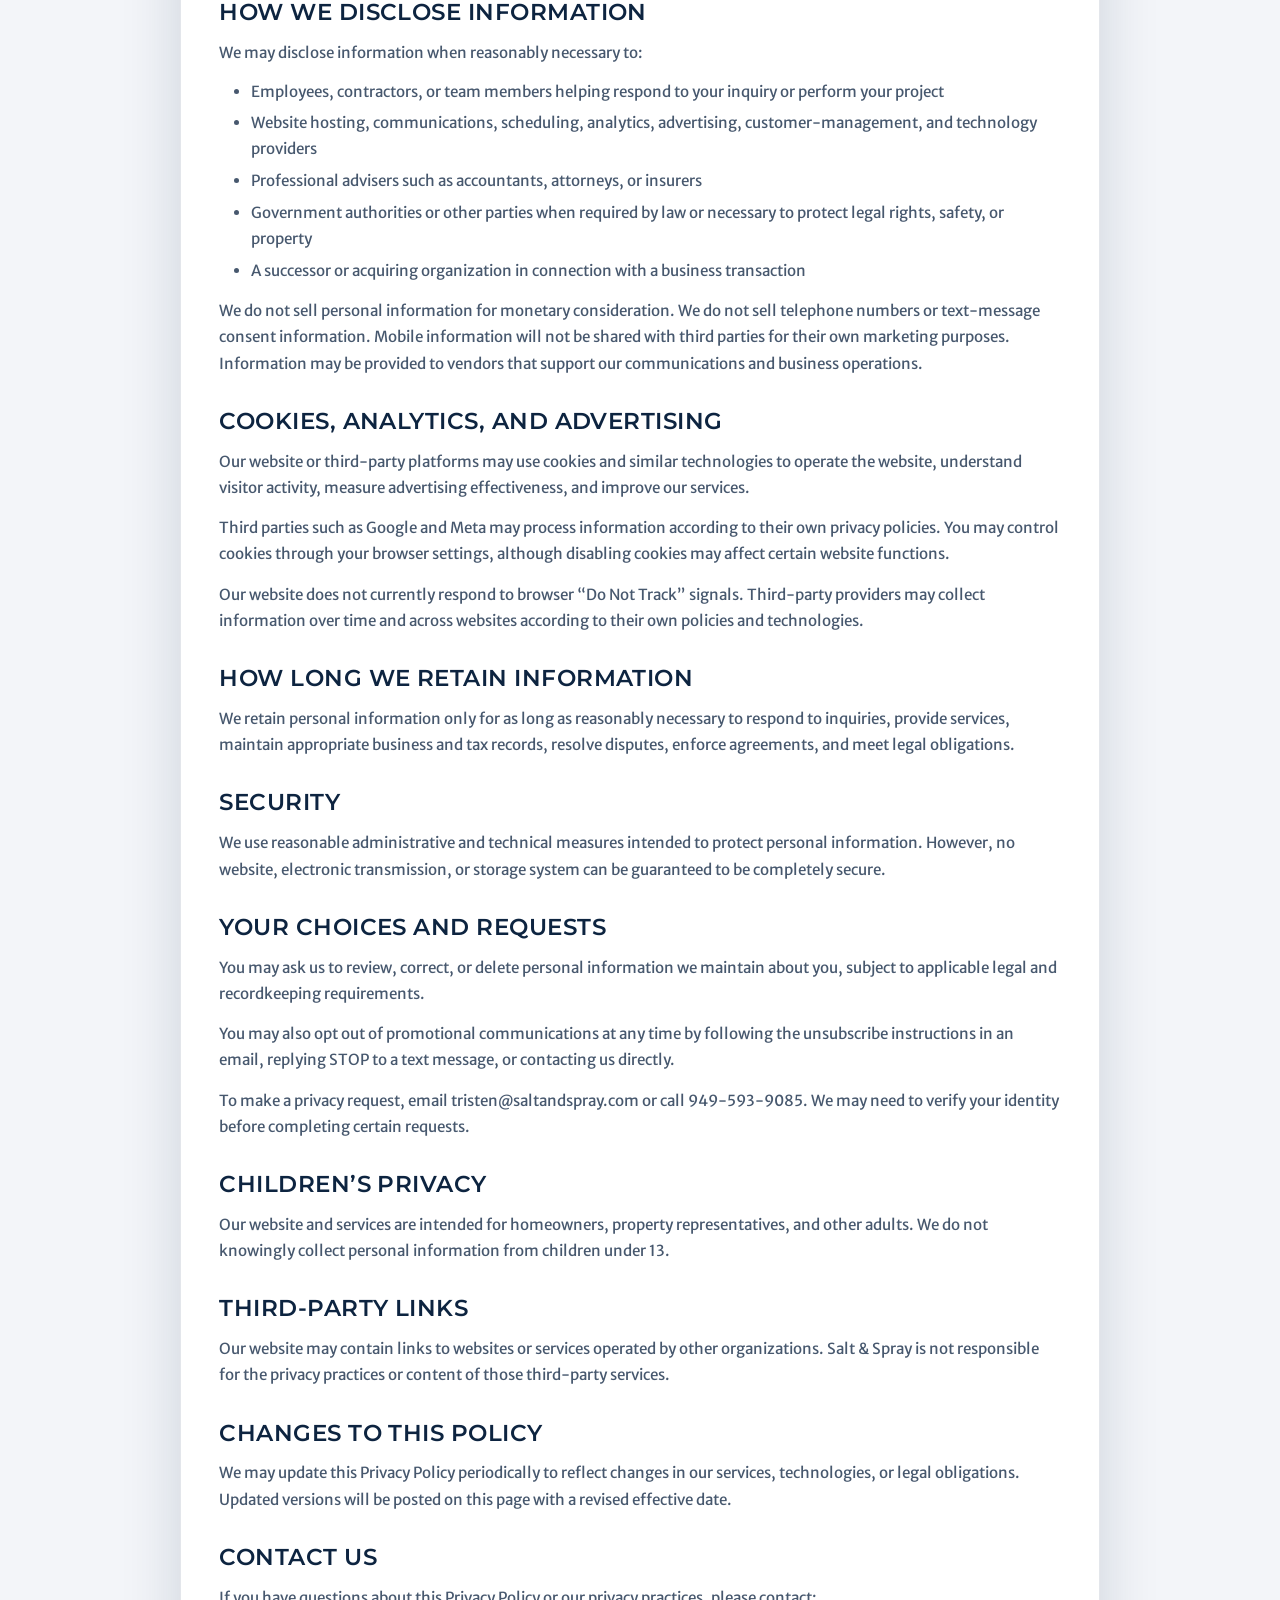
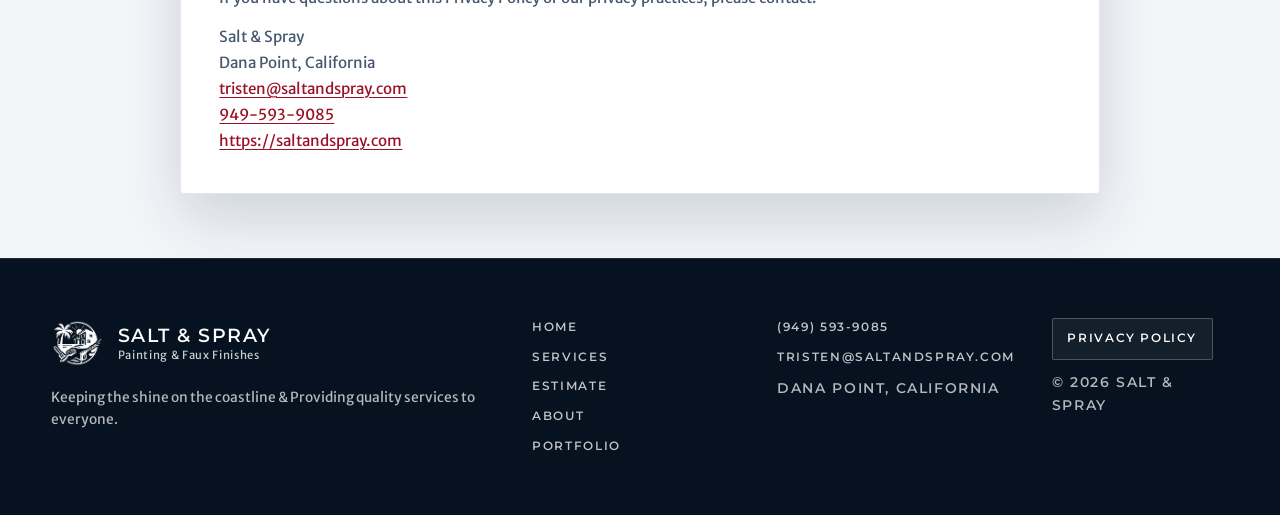
<file: privacy-policy.html>
<!DOCTYPE html>
<html lang="en">
<head>
  <meta charset="utf-8">
  <meta name="viewport" content="width=device-width, initial-scale=1.0, viewport-fit=cover">
  <meta name="theme-color" content="#0a1f33">
  <meta name="description" content="Salt &amp; Spray privacy policy for website visitors, estimate requests, and painting or specialty-finishing service inquiries.">
  <link rel="icon" type="image/png" sizes="48x48" href="assets/images/favicon-48.png">
  <link rel="icon" type="image/png" sizes="180x180" href="assets/images/favicon-180.png">
  <link rel="apple-touch-icon" href="assets/images/favicon-180.png">
  <link rel="canonical" href="https://saltandspray.com/privacy-policy">
  <title>Privacy Policy | Salt &amp; Spray</title>
  <link rel="preconnect" href="https://fonts.googleapis.com">
  <link rel="preconnect" href="https://fonts.gstatic.com" crossorigin>
  <link rel="preload" as="image" fetchpriority="high" href="assets/images/logo.png">
  <link rel="stylesheet" href="https://fonts.googleapis.com/css2?family=Montserrat:wght@400;500;600;700;800;900&amp;family=Merriweather+Sans:wght@400;500;600;700;800&amp;display=swap">
  <link rel="stylesheet" href="css/styles.css">
</head>
<body class="legal-page-body">
  <a class="skip-link" href="#main">Skip to content</a>
  <div class="site-frame legal-frame">
    <header class="topbar" aria-label="Main navigation">
      <a class="brand" href="index.html#home" aria-label="Salt and Spray Home">
        <span class="brand-mark">
          <img class="logo-invert" src="assets/images/logo.png" alt="Salt &amp; Spray logo" width="54" height="54" decoding="async" data-hide-on-error>
        </span>
        <span class="brand-text">
          <strong>Salt &amp; Spray</strong>
          <small>Painting &amp; Faux Finishes</small>
        </span>
      </a>
      <nav class="nav" aria-label="Page sections">
        <a href="index.html#home">Home</a>
        <a href="index.html#services">Services</a>
        <a href="index.html#book">Estimate</a>
        <a href="about.html">About</a>
      </nav>
      <div class="top-actions">
        <a class="pill-link ghost" href="tel:+19495939085">Call / Text</a>
        <a class="pill-link primary" href="index.html#book">Free Estimate</a>
      </div>
    </header>

    <main class="legal-main" id="main">
      <article class="legal-document">
        <p class="legal-kicker">Effective Date: July 15, 2026</p>
        <h1>Privacy Policy</h1>
        <p>Salt &amp; Spray (“Salt &amp; Spray,” “we,” “us,” or “our”) respects your privacy. This Privacy Policy explains how we collect, use, disclose, and protect information when you visit saltandspray.com, contact us, request an estimate, submit an advertising lead form, or otherwise interact with our painting and specialty-finishing services.</p>

        <h2>Information We Collect</h2>
        <p>We may collect information that you provide directly to us, including:</p>
        <ul>
          <li>Your name</li>
          <li>Email address</li>
          <li>Telephone number</li>
          <li>Project address or city</li>
          <li>Information about your property or requested services</li>
          <li>Project descriptions, photographs, preferred timing, and appointment information</li>
          <li>Communications you send through forms, email, telephone, text message, social media, or advertising platforms</li>
        </ul>
        <p>Our website and third-party service providers may also automatically collect limited technical information, including your IP address, browser type, device information, referring website, pages viewed, and information collected through cookies or similar technologies.</p>

        <h2>How We Collect Information</h2>
        <p>We may receive information through:</p>
        <ul>
          <li>Our website and contact forms</li>
          <li>Facebook, Instagram, Google, and other advertising or social-media platforms</li>
          <li>Telephone calls, text messages, and emails</li>
          <li>Estimate requests and project consultations</li>
          <li>Cookies, analytics tools, and advertising technologies</li>
          <li>Referrals or communications from homeowners, property representatives, designers, contractors, or other business partners</li>
        </ul>

        <h2>How We Use Information</h2>
        <p>We may use the information we collect to:</p>
        <ul>
          <li>Respond to inquiries and estimate requests</li>
          <li>Contact you about your painting or specialty-finishing project</li>
          <li>Schedule consultations, estimates, and services</li>
          <li>Prepare proposals and communicate about project details</li>
          <li>Provide and improve our services and customer experience</li>
          <li>Maintain business records</li>
          <li>Understand the effectiveness of our website and advertising</li>
          <li>Protect our website, customers, team, and business</li>
          <li>Comply with applicable laws and legal obligations</li>
        </ul>
        <p>If you provide a telephone number, we may call or text you regarding your inquiry or project. Message and data rates may apply. You may reply STOP to opt out of text messages.</p>

        <h2>How We Disclose Information</h2>
        <p>We may disclose information when reasonably necessary to:</p>
        <ul>
          <li>Employees, contractors, or team members helping respond to your inquiry or perform your project</li>
          <li>Website hosting, communications, scheduling, analytics, advertising, customer-management, and technology providers</li>
          <li>Professional advisers such as accountants, attorneys, or insurers</li>
          <li>Government authorities or other parties when required by law or necessary to protect legal rights, safety, or property</li>
          <li>A successor or acquiring organization in connection with a business transaction</li>
        </ul>
        <p>We do not sell personal information for monetary consideration. We do not sell telephone numbers or text-message consent information. Mobile information will not be shared with third parties for their own marketing purposes. Information may be provided to vendors that support our communications and business operations.</p>

        <h2>Cookies, Analytics, And Advertising</h2>
        <p>Our website or third-party platforms may use cookies and similar technologies to operate the website, understand visitor activity, measure advertising effectiveness, and improve our services.</p>
        <p>Third parties such as Google and Meta may process information according to their own privacy policies. You may control cookies through your browser settings, although disabling cookies may affect certain website functions.</p>
        <p>Our website does not currently respond to browser “Do Not Track” signals. Third-party providers may collect information over time and across websites according to their own policies and technologies.</p>

        <h2>How Long We Retain Information</h2>
        <p>We retain personal information only for as long as reasonably necessary to respond to inquiries, provide services, maintain appropriate business and tax records, resolve disputes, enforce agreements, and meet legal obligations.</p>

        <h2>Security</h2>
        <p>We use reasonable administrative and technical measures intended to protect personal information. However, no website, electronic transmission, or storage system can be guaranteed to be completely secure.</p>

        <h2>Your Choices And Requests</h2>
        <p>You may ask us to review, correct, or delete personal information we maintain about you, subject to applicable legal and recordkeeping requirements.</p>
        <p>You may also opt out of promotional communications at any time by following the unsubscribe instructions in an email, replying STOP to a text message, or contacting us directly.</p>
        <p>To make a privacy request, email tristen@saltandspray.com or call 949-593-9085. We may need to verify your identity before completing certain requests.</p>

        <h2>Children’s Privacy</h2>
        <p>Our website and services are intended for homeowners, property representatives, and other adults. We do not knowingly collect personal information from children under 13.</p>

        <h2>Third-Party Links</h2>
        <p>Our website may contain links to websites or services operated by other organizations. Salt &amp; Spray is not responsible for the privacy practices or content of those third-party services.</p>

        <h2>Changes To This Policy</h2>
        <p>We may update this Privacy Policy periodically to reflect changes in our services, technologies, or legal obligations. Updated versions will be posted on this page with a revised effective date.</p>

        <h2>Contact Us</h2>
        <p>If you have questions about this Privacy Policy or our privacy practices, please contact:</p>
        <address>
          Salt &amp; Spray<br>
          Dana Point, California<br>
          <a href="mailto:tristen@saltandspray.com">tristen@saltandspray.com</a><br>
          <a href="tel:+19495939085">949-593-9085</a><br>
          <a href="https://saltandspray.com/">https://saltandspray.com</a>
        </address>
      </article>
    </main>

    <footer class="site-footer legal-footer">
      <div class="footer-brand">
        <a class="footer-logo" href="index.html#home" aria-label="Salt and Spray Home">
          <span class="brand-mark">
            <img class="logo-invert" src="assets/images/logo.png" alt="Salt &amp; Spray logo" width="54" height="54" decoding="async" data-hide-on-error>
          </span>
          <span class="brand-text">
            <strong>Salt &amp; Spray</strong>
            <small>Painting &amp; Faux Finishes</small>
          </span>
        </a>
        <p>Keeping the shine on the coastline &amp; Providing quality services to everyone.</p>
      </div>
      <nav class="footer-links" aria-label="Footer navigation">
        <a href="index.html#home">Home</a>
        <a href="index.html#services">Services</a>
        <a href="index.html#book">Estimate</a>
        <a href="about.html">About</a>
        <a href="portfolio.html">Portfolio</a>
      </nav>
      <div class="footer-contact">
        <a href="tel:+19495939085">(949) 593-9085</a>
        <a href="mailto:tristen@saltandspray.com">tristen@saltandspray.com</a>
        <span>Dana Point, California</span>
      </div>
      <div class="footer-legal">
        <a class="footer-policy-link" href="privacy-policy.html" aria-current="page">Privacy Policy</a>
        <span>© 2026 Salt &amp; Spray</span>
      </div>
    </footer>
  </div>
</body>
</html>
</file>
<file: css/styles.css>
/* ============================================================
   Salt & Spray — styles.css
   Clean rebuild (Oct 2026). Same visual design, organized source.
   Tokens live in :root; sections: base, frame, topbar, hero,
   services, estimate/book, footer, about overlay, portfolio
   overlay + before/after, utilities, responsive.
   ============================================================ */
.sprite-sheet { position: absolute; width: 0px; height: 0px; overflow: hidden; }
.logo-invert { filter: brightness(0) invert(1); }
:root { --ink: #0d2440; --blue-deep: #0a1f33; --blue-base: #0d2440; --blue-glow: #fff; --red-base: #9b1228; --red-soft: #c03a4d; --red-bar: #8a1226; --white: #fff; --paper: #f3f5f9; --navy-pastel-1: #f7f8fa; --navy-pastel-2: #e3e6eb; --red-pastel-1: #fdf3f5; --line-dark: rgba(13, 36, 64, 0.14); --shadow-md: 0 18px 48px rgba(0, 0, 0, 0.24); --font-display: "Montserrat", system-ui, -apple-system, BlinkMacSystemFont, sans-serif; --font-tagline: "Merriweather Sans", "Montserrat", system-ui, sans-serif; --font-body: "Merriweather Sans", system-ui, -apple-system, BlinkMacSystemFont, sans-serif; --font-accent: "Montserrat", system-ui, sans-serif; --hero-img: url("../assets/images/page1-bg.jpg"); --service-img: url("../assets/images/page2-bg.jpg"); --safe-top: env(safe-area-inset-top, 0px); --topbar-h: 84px; --brand-bar-h: 48px; --panel-bg-blur: 3px; --hero-bg-scale: 1.04; --service-bg-scale: 1.035; --noise-opacity: .035; }
*, ::before, ::after { box-sizing: border-box; }
* { margin: 0px; padding: 0px; }
html { height: 100%; scroll-behavior: smooth; scroll-padding-top: var(--topbar-h); background: var(--blue-deep); text-size-adjust: 100%; }
body { min-height: 100%; font-family: var(--font-body); color: var(--white); line-height: 1.6; background-attachment: scroll; -webkit-font-smoothing: antialiased; }
body::after { content: ""; position: fixed; inset: 0px; pointer-events: none; z-index: 100; opacity: var(--noise-opacity); mix-blend-mode: overlay; background-image: url("data:image/svg+xml;utf8,<svg xmlns='http://www.w3.org/2000/svg' width='140' height='140'><filter id='n'><feTurbulence type='fractalNoise' baseFrequency='.9' numOctaves='2' stitchTiles='stitch'/></filter><rect width='100%25' height='100%25' filter='url(%23n)'/></svg>"); }
a { color: inherit; text-decoration: none; }
button, input, textarea { font: inherit; color: inherit; }
img, svg { display: block; max-width: 100%; }
:focus-visible { outline: 2px solid var(--red-soft); outline-offset: 3px; }
.skip-link { position: absolute; left: -9999px; top: 0px; z-index: 9999; padding: 0.75rem 1rem; background: var(--white); color: var(--ink); font-weight: 700; letter-spacing: 0.08em; text-transform: uppercase; font-size: 0.75rem; }
.skip-link:focus { left: 0.5rem; top: 0.5rem; }
@media (prefers-reduced-motion: reduce) {
  *, ::before, ::after { animation-duration: 0.001ms !important; animation-iteration-count: 1 !important; transition-duration: 0.001ms !important; scroll-behavior: auto !important; }
}
.site-frame { width: min(100vw, 1720px); margin: 0px auto; background: rgba(10, 31, 51, 0.78); position: relative; }
.snap-shell { scroll-behavior: smooth; scroll-padding-top: 0px; scrollbar-width: none; }
.snap-shell::-webkit-scrollbar { display: none; }
.panel { display: grid; place-items: stretch; padding: 0px; position: relative; isolation: isolate; }
.panel-inner { position: relative; width: 100%; animation: 900ms cubic-bezier(0.2, 0.8, 0.2, 1) 0s 1 normal both running panelIn; }
.topbar { position: fixed; top: 0px; left: 0px; right: 0px; width: 100%; min-height: var(--topbar-h); display: grid; grid-template-columns: minmax(0px, auto) 1fr auto; align-items: center; gap: clamp(1rem, 3vw, 2.5rem); padding-left: clamp(1rem, 2.5vw, 2rem); padding-right: clamp(1rem, 2.5vw, 2rem); padding-top: max(0.85rem, var(--safe-top)); padding-bottom: 0.85rem; backdrop-filter: blur(18px) saturate(140%); border-bottom: 1px solid rgba(255, 255, 255, 0.08); }
.topbar::after { content: ""; position: absolute; left: 0px; right: 0px; bottom: -1px; height: 1px; background: linear-gradient(90deg, transparent 0px, rgba(155, 18, 40, 0) 18%, rgba(155, 18, 40, 0.5) 50%, rgba(155, 18, 40, 0) 82%, transparent 100%); pointer-events: none; }
.brand { display: inline-flex; align-items: center; gap: 1rem; min-width: 0px; }
.brand-mark { width: 54px; height: 54px; flex: 0 0 auto; display: grid; place-items: center; transition: transform 400ms cubic-bezier(0.2, 0.8, 0.2, 1); }
.brand-mark img { width: 100%; height: 100%; object-fit: contain; }
.brand:hover .brand-mark { transform: rotate(-6deg) scale(1.05); }
.brand-text { display: inline-flex; flex-direction: column; min-width: 0px; line-height: 1; }
.brand-text strong { font-family: var(--font-display); font-size: 1.2rem; letter-spacing: 0.08em; color: var(--white); text-transform: uppercase; white-space: nowrap; }
.brand-text small { font-family: var(--font-tagline); font-size: 0.7rem; letter-spacing: 0.06em; color: rgba(255, 255, 255, 0.78); margin-top: 0.35rem; white-space: nowrap; }
.nav { display: flex; justify-content: center; font-family: var(--font-display); font-size: 0.78rem; letter-spacing: 0.2em; text-transform: uppercase; color: rgba(255, 255, 255, 0.78); }
.nav a { position: relative; padding: 0.35rem 0px; transition: color 220ms; }
.nav a:hover, .nav a.active { color: var(--white); }
.nav a::after { content: ""; position: absolute; left: 0px; bottom: -0.25rem; width: 100%; height: 2px; background: var(--red-soft); transform: scaleX(0); transform-origin: right center; transition: transform 280ms cubic-bezier(0.2, 0.8, 0.2, 1); }
.nav a:hover::after, .nav a.active::after { transform: scaleX(1); transform-origin: left center; }
.top-actions { display: flex; justify-content: flex-end; align-items: center; }
.pill-link { display: inline-flex; justify-content: center; align-items: center; gap: 0.55rem; min-height: 46px; padding: 0.8rem 1.2rem; border: 1.5px solid rgba(255, 255, 255, 0.32); background: transparent; color: var(--white); font-family: var(--font-display); font-size: 0.74rem; letter-spacing: 0.14em; text-transform: uppercase; white-space: nowrap; cursor: pointer; transition: transform 240ms cubic-bezier(0.2, 0.8, 0.2, 1), background 240ms, border-color 240ms, box-shadow 240ms; }
.pill-link:hover { transform: translateY(-2px); background: rgba(255, 255, 255, 0.08); border-color: rgba(255, 255, 255, 0.55); }
.pill-link:active { transform: translateY(0px); }
.pill-link.primary, .submit-btn { border: 1.5px solid transparent; background: var(--red-base); color: var(--white); box-shadow: rgba(255, 255, 255, 0.14) 0px 1px 0px inset, rgba(98, 9, 24, 0.32) 0px 14px 30px; }
.pill-link.primary:hover, .submit-btn:hover { background: var(--red-soft); box-shadow: rgba(255, 255, 255, 0.2) 0px 1px 0px inset, rgba(98, 9, 24, 0.42) 0px 18px 40px; }
.pill-icon { width: 16px; height: 16px; flex: 0 0 auto; stroke: currentcolor; stroke-width: 1.8; fill: none; }
.eyebrow { display: inline-flex; align-items: center; gap: 0.85rem; color: rgba(255, 255, 255, 0.85); font-family: var(--font-display); font-size: 0.7rem; letter-spacing: 0.22em; text-transform: uppercase; }
.eyebrow::before { content: ""; width: 38px; height: 1.5px; background: var(--red-soft); }
h1, h2 { font-family: var(--font-display); letter-spacing: -0.02em; line-height: 0.94; text-transform: uppercase; }
.hero .panel-inner { display: grid; grid-template-columns: minmax(0px, 1.15fr) minmax(380px, 0.85fr); background: var(--blue-deep); }
.hero-copy { grid-area: 1 / 1; position: relative; z-index: 2; overflow: hidden; padding: calc(var(--topbar-h) + 2rem) clamp(2rem, 5vw, 4.5rem) 2.5rem clamp(2rem, 5vw, 4.5rem); display: flex; flex-direction: column; justify-content: center; gap: clamp(1.5rem, 3vw, 2.25rem); background: transparent; }
.hero-copy::before { content: ""; position: absolute; inset: -18px; background: var(--hero-img) center/cover no-repeat; filter: blur(var(--panel-bg-blur)); transform: scale(var(--hero-bg-scale)); z-index: 0; }
.hero-copy::after { content: ""; position: absolute; inset: 0px; background: linear-gradient(90deg, rgba(5, 12, 18, 0.88) 0px, rgba(10, 31, 51, 0.68) 55%, rgba(10, 31, 51, 0.42) 100%); z-index: 0; }
.hero-copy > * { position: relative; z-index: 1; }
.wordmark { display: grid; gap: 0px; line-height: 0.82; }
.wordmark .word-salt { letter-spacing: -0.03em; text-transform: uppercase; }
.wordmark .word-spray { font-style: normal; letter-spacing: -0.045em; text-transform: uppercase; }
.wordmark-rule { display: flex; align-items: center; gap: 1rem; margin-top: 1rem; margin-bottom: 0.15rem; }
.wordmark-rule::before, .wordmark-rule::after { content: ""; flex: 1 1 0%; height: 1.5px; background: var(--red-soft); }
.wordmark-rule::before { max-width: 50px; }
.wordmark-tagline { font-family: var(--font-tagline); font-size: clamp(0.72rem, 0.95vw, 0.9rem); letter-spacing: 0.42em; color: var(--white); text-transform: uppercase; white-space: nowrap; }
.hero-lead { max-width: 540px; color: rgba(255, 255, 255, 0.86); font-size: clamp(0.95rem, 1.05vw, 1.05rem); line-height: 1.65; }
.hero-location { display: flex; padding-top: 1.2rem; border-top: 1px solid rgba(255, 255, 255, 0.18); }
.hero-side { grid-area: 1 / 2; position: relative; z-index: 2; display: flex; flex-direction: column; justify-content: center; gap: clamp(1.5rem, 2.5vw, 2.25rem); padding: calc(var(--topbar-h) + 2rem) clamp(2rem, 4vw, 3.25rem) 2.5rem; background: rgba(10, 31, 51, 0.55); border-left: 1px solid rgba(255, 255, 255, 0.08); backdrop-filter: blur(5px); }
.side-header h3 { font-family: var(--font-display); font-size: clamp(1.2rem, 1.5vw, 1.45rem); letter-spacing: 0.02em; line-height: 1.15; text-transform: uppercase; color: var(--white); }
.side-header h3 .accent { display: block; color: var(--red-soft); margin-top: 0.15em; }
.side-header p { margin-top: 1rem; color: rgba(255, 255, 255, 0.82); font-size: 0.94rem; line-height: 1.65; max-width: 38ch; }
.side-actions { display: grid; gap: 0.65rem; }
.side-actions .pill-link { width: 100%; min-height: 54px; font-size: 0.76rem; letter-spacing: 0.14em; }
.service-icons { display: grid; grid-template-columns: repeat(3, 1fr); border-top: 1px solid rgba(255, 255, 255, 0.18); padding-top: 1.4rem; }
.service-icons > div { display: flex; flex-direction: column; align-items: center; gap: 0.65rem; padding: 0px 0.5rem; text-align: center; }
.service-icons > div + div { border-left: 1px solid rgba(255, 255, 255, 0.14); }
.service-icons svg { width: 36px; height: 36px; stroke: var(--white); stroke-width: 1.4; fill: none; stroke-linecap: round; stroke-linejoin: round; }
.service-icons strong { font-family: var(--font-display); font-size: 0.78rem; letter-spacing: 0.18em; color: var(--white); text-transform: uppercase; }
.service-icons span { display: block; font-family: var(--font-tagline); font-size: 0.7rem; font-weight: 400; color: rgba(255, 255, 255, 0.7); line-height: 1.5; }
.services .panel-inner { display: grid; grid-template-columns: 36% 64%; background: var(--paper); }
.services-aside { grid-area: 1 / 1; position: relative; z-index: 2; overflow: hidden; display: grid; align-content: space-between; gap: 1.4rem; padding: calc(var(--topbar-h) + 2rem) clamp(1.5rem, 3vw, 2.6rem) 2rem; border-right: 1px solid rgba(255, 255, 255, 0.16); background: transparent; color: var(--white); }
.services-aside::before { content: ""; position: absolute; inset: -18px; background: var(--service-img) center/cover no-repeat; filter: blur(var(--panel-bg-blur)); transform: scale(var(--service-bg-scale)); z-index: 0; }
.services-aside::after { content: ""; position: absolute; inset: 0px; background: linear-gradient(rgba(10, 31, 51, 0.24), rgba(10, 31, 51, 0.74)); z-index: 0; }
.services-aside > * { position: relative; z-index: 1; }
.services-aside h2 { max-width: 520px; font-size: clamp(2.4rem, 5.6vw, 5.8rem); letter-spacing: -0.02em; line-height: 0.96; }
.aside-note { max-width: 420px; color: rgba(255, 255, 255, 0.86); line-height: 1.65; font-size: 0.94rem; }
.aside-stat { display: grid; grid-template-columns: auto 1fr; gap: 1rem; align-items: center; padding: 1.1rem 0px 0px; border-top: 1px solid rgba(255, 255, 255, 0.18); max-width: 420px; }
.aside-stat strong { font-family: var(--font-display); font-size: 2.4rem; color: var(--white); line-height: 1; letter-spacing: -0.02em; }
.aside-stat span { font-family: var(--font-tagline); font-size: 0.82rem; color: rgba(255, 255, 255, 0.78); line-height: 1.45; }
.services-main { grid-area: 1 / 2; min-width: 0px; padding: calc(var(--topbar-h) + 2rem) clamp(1.5rem, 2.8vw, 2.9rem) 2.6rem; display: grid; grid-template-rows: auto minmax(0px, 1fr); gap: clamp(1.35rem, 2vw, 2rem); color: var(--ink); overflow: hidden; }
.section-heading { display: grid; grid-template-columns: 1fr minmax(250px, 360px); gap: 1.5rem; align-items: end; border-bottom: 1px solid var(--line-dark); padding-bottom: 1rem; }
.section-heading h2 { color: var(--ink); font-size: clamp(2rem, 4.2vw, 4.4rem); letter-spacing: -0.02em; }
.section-heading p { color: rgba(13, 36, 64, 0.72); font-size: 0.92rem; line-height: 1.6; }
.service-grid { display: grid; grid-template-columns: repeat(3, minmax(0px, 1fr)); gap: clamp(0.9rem, 1.2vw, 1.15rem); min-height: 0px; height: 100%; align-self: stretch; align-items: stretch; }
.service-card { position: relative; display: grid; grid-template-rows: auto auto 1fr auto; align-content: start; gap: clamp(0.8rem, 1.05vw, 1rem); min-height: 0px; padding: clamp(1.35rem, 2vw, 2rem); border: 1px solid var(--navy-pastel-2); background: var(--white); overflow: hidden; transition: transform 320ms cubic-bezier(0.2, 0.8, 0.2, 1), background 320ms, box-shadow 320ms, border-color 320ms; }
.service-card::before { content: attr(data-num); position: absolute; top: 0.7rem; right: 1rem; font-family: var(--font-accent); font-style: normal; font-size: clamp(2.6rem, 4.1vw, 4.25rem); letter-spacing: -0.08em; line-height: 1; color: rgba(155, 18, 40, 0.1); transition: color 320ms; }
.service-card:hover { transform: translateY(-5px); background: var(--red-pastel-1); border-color: rgba(155, 18, 40, 0.28); box-shadow: rgba(13, 36, 64, 0.18) 0px 22px 55px; }
.service-card:hover::before { color: rgba(155, 18, 40, 0.22); }
.service-card-icon { width: 34px; height: 34px; stroke: var(--red-base); stroke-width: 1.4; fill: none; stroke-linecap: round; stroke-linejoin: round; }
.service-card h3 { position: relative; font-family: var(--font-display); font-size: clamp(1.1rem, 1.55vw, 1.45rem); line-height: 1.05; letter-spacing: -0.01em; text-transform: uppercase; }
.service-card p { position: relative; color: rgba(13, 36, 64, 0.74); font-size: clamp(0.86rem, 0.96vw, 0.98rem); line-height: 1.62; max-width: 32ch; }
.service-card ul { position: relative; display: grid; gap: 0.5rem; list-style: none; color: rgba(13, 36, 64, 0.74); font-family: var(--font-display); font-size: clamp(0.64rem, 0.74vw, 0.76rem); letter-spacing: 0.12em; text-transform: uppercase; margin-top: auto; padding-top: 1.15rem; border-top: 1px solid rgba(13, 36, 64, 0.1); }
.service-card li { display: flex; align-items: center; gap: 0.55rem; }
.service-card li::before { content: ""; width: 6px; height: 6px; background: var(--red-base); transform: rotate(45deg); flex: 0 0 auto; }
.contact-side { z-index: 2; }
.form-panel { border: 1px solid rgba(255, 255, 255, 0.22); color: var(--ink); }
.form-panel h3 { font-family: var(--font-display); text-transform: uppercase; }
.form-panel > p { margin-top: 0.65rem; color: rgba(13, 36, 64, 0.72); }
.contact-form { display: grid; }
.input-row { display: grid; grid-template-columns: 1fr 1fr; }
.field { display: grid; gap: 0.35rem; }
.field input:focus, .field textarea:focus { border-color: var(--red-base); background: var(--white); box-shadow: rgba(155, 18, 40, 0.12) 0px 0px 0px 4px; }
.submit-row { display: grid; gap: 0.65rem; margin-top: 0.35rem; }
.submit-btn { padding: 1.05rem 1.25rem; font-family: var(--font-display); font-size: 0.76rem; letter-spacing: 0.16em; text-transform: uppercase; cursor: pointer; transition: transform 240ms cubic-bezier(0.2, 0.8, 0.2, 1), box-shadow 240ms, background 240ms; }
.submit-btn:hover { transform: translateY(-2px); }
.submit-btn:active { transform: translateY(0px); }
.form-note { font-size: 0.72rem; line-height: 1.5; text-align: center; }
.status { border: 1px solid rgba(13, 36, 64, 0.18); color: var(--ink); }
.service-card, .form-panel { contain: layout paint; }
.brand-bar { background: var(--red-bar); place-items: center; box-shadow: rgba(255, 255, 255, 0.08) 0px 1px 0px inset, rgba(0, 0, 0, 0.18) 0px -1px 0px inset; grid-column: 1 / -1; height: var(--brand-bar-h); min-height: 0px; display: flex; align-items: center; justify-content: center; padding: 0px clamp(1rem, 3vw, 1.5rem); }
.brand-bar p { font-family: var(--font-display); font-size: clamp(0.74rem, 0.95vw, 0.88rem); letter-spacing: 0.38em; color: var(--white); text-transform: uppercase; text-align: center; max-width: min(92vw, 980px); margin: 0px auto; line-height: 1.35; text-wrap: balance; }
@media (min-width: 1181px) {
  .snap-shell { height: 100svh; overflow: hidden auto; scroll-snap-type: y mandatory; overscroll-behavior-y: contain; }
  .panel { height: 100svh; min-height: 100svh; scroll-snap-align: start; scroll-snap-stop: always; }
  .panel-inner { height: 100svh; min-height: 0px; overflow: hidden; }
  .hero .panel-inner, .services .panel-inner, .book .panel-inner { grid-template-rows: minmax(0, 1fr) var(--brand-bar-h); }
}
@media (min-width: 1181px) and (max-height: 780px) {
  :root { --topbar-h: 74px; --brand-bar-h: 42px; }
  .topbar { min-height: var(--topbar-h); padding-top: max(0.55rem, var(--safe-top)); padding-bottom: 0.55rem; }
  .brand-mark { width: 44px; height: 44px; }
  .brand-text strong { font-size: 1rem; }
  .brand-text small { font-size: 0.6rem; }
  .pill-link { min-height: 42px; padding: 0.65rem 1rem; }
  .hero-copy, .hero-side, .services-aside, .services-main, .contact-side { padding-top: calc(var(--topbar-h) + 1rem); padding-bottom: 1rem; }
  .wordmark-rule { margin-top: 0.65rem; }
  .wordmark-tagline { font-size: 0.66rem; letter-spacing: 0.34em; }
  .hero-lead { font-size: 0.86rem; line-height: 1.5; max-width: 500px; }
  .hero-location { padding-top: 0.8rem; }
  .side-header h3 { font-size: 1.05rem; }
  .side-header p { font-size: 0.82rem; line-height: 1.45; }
  .side-actions .pill-link { min-height: 46px; }
  .service-icons { padding-top: 1rem; }
  .service-icons svg { width: 28px; height: 28px; }
  .service-icons strong { font-size: 0.65rem; }
  .service-icons span { font-size: 0.62rem; }
  .services-aside h2 { font-size: clamp(2rem, 4.2vw, 4rem); }
  .aside-note { font-size: 0.8rem; line-height: 1.45; }
  .aside-stat { padding-top: 0.75rem; }
  .aside-stat strong { font-size: 1.9rem; }
  .aside-stat span { font-size: 0.72rem; }
  .services-main { gap: 0.8rem; }
  .section-heading { gap: 0.8rem; padding-bottom: 0.7rem; }
  .section-heading h2 { font-size: clamp(2rem, 3.5vw, 3.3rem); }
  .section-heading p { font-size: 0.78rem; line-height: 1.45; }
  .service-grid { gap: 0.8rem; }
  .service-card { padding: 1rem; gap: 0.55rem; }
  .service-card::before { font-size: clamp(2.8rem, 4vw, 3.7rem); }
  .service-card h3 { font-size: 1rem; }
  .service-card p { font-size: 0.76rem; line-height: 1.42; }
  .service-card ul { font-size: 0.56rem; gap: 0.25rem; padding-top: 0.55rem; }
}
@media (max-width: 1180px) {
  :root { --brand-bar-h: 56px; }
  html { scroll-padding-top: var(--topbar-h); scroll-snap-type: y; }
  body { overflow-x: hidden; }
  .site-frame { width: 100%; max-width: none; margin: 0px; }
  .topbar { position: sticky; top: 0px; min-height: var(--topbar-h); padding-left: clamp(1rem, 2.5vw, 1.5rem); padding-right: clamp(1rem, 2.5vw, 1.5rem); padding-top: max(0.65rem, var(--safe-top)); padding-bottom: 0.65rem; }
  .snap-shell { height: auto; min-height: 100svh; overflow: visible; scroll-snap-type: none; overscroll-behavior-y: auto; scrollbar-width: auto; }
  .snap-shell::-webkit-scrollbar { display: initial; }
  .panel { display: block; min-height: auto; scroll-snap-align: start; scroll-margin-top: var(--topbar-h); }
  .panel-inner { min-height: auto; overflow: visible; animation: auto ease 0s 1 normal none running none; }
  .hero .panel-inner { display: grid; grid-template-columns: 1fr; grid-template-rows: minmax(calc(100svh - var(--topbar-h) - var(--brand-bar-h)), auto) var(--brand-bar-h); }
  .hero-copy { min-height: calc(100svh - var(--topbar-h) - var(--brand-bar-h)); padding: clamp(1.4rem, 4vw, 2.5rem) clamp(1.4rem, 5vw, 3rem); justify-content: center; background: linear-gradient(180deg, rgba(5, 12, 18, 0.48) 0, rgba(10, 31, 51, 0.7) 52%, rgba(5, 12, 18, 0.92) 100%), var(--hero-img) center/cover no-repeat; }
  .hero-side { display: none; }
  .services .panel-inner, .book .panel-inner { display: grid; grid-template-columns: 1fr !important; grid-template-rows: auto auto var(--brand-bar-h) !important; }
  .services-aside, .services-main, .contact-side { grid-area: auto / 1 !important; }
  .services-aside { min-height: auto; padding: clamp(1.4rem, 4vw, 2.4rem) clamp(1.4rem, 5vw, 3rem); border-right: 0px; border-bottom: 1px solid rgba(255, 255, 255, 0.16); display: grid; grid-template-columns: minmax(0px, 1fr) minmax(240px, 380px); align-items: end; gap: 1.5rem; }
  .services-aside .aside-note, .services-aside .aside-stat { max-width: none; }
  .services-main { overflow: visible; padding: clamp(1.4rem, 4vw, 2.4rem) clamp(1.4rem, 5vw, 3rem); grid-template-rows: auto auto; }
  .section-heading { grid-template-columns: minmax(0px, 1fr) minmax(240px, 340px); align-items: end; }
  .service-grid { height: auto; grid-template-columns: repeat(3, minmax(0px, 1fr)); align-items: stretch; }
  .service-card { min-height: 0px; padding: clamp(1.1rem, 2vw, 1.55rem); }
  .contact-side { justify-items: center; border-top: 1px solid rgba(255, 255, 255, 0.14); }
  .form-panel { max-width: 760px; }
}
@media (max-width: 900px) {
  :root { --brand-bar-h: 54px; }
  .brand-mark { width: 42px; height: 42px; }
  .brand-text strong { font-size: 0.98rem; }
  .brand-text small { font-size: 0.6rem; }
  .pill-link { min-height: 42px; padding: 0.6rem 0.9rem; font-size: 0.66rem; }
  .hero .panel-inner { grid-template-rows: minmax(calc(100svh - var(--topbar-h) - var(--brand-bar-h)), auto) var(--brand-bar-h); }
  .hero-copy { min-height: calc(100svh - var(--topbar-h) - var(--brand-bar-h)); gap: clamp(0.9rem, 2svh, 1.3rem); }
  .hero-lead { font-size: 0.9rem; line-height: 1.55; }
  .services-aside { grid-template-columns: 1fr; gap: 1rem; }
  .section-heading { grid-template-columns: 1fr; align-items: start; }
  .service-grid { grid-template-columns: 1fr; }
}
@media (max-width: 620px) {
  html { scroll-snap-type: none; }
  .pill-link { padding: 0.55rem 0.75rem; }
  .brand-bar { height: var(--brand-bar-h); padding: 0px 0.9rem; }
  .brand-bar p { max-width: 92vw; font-size: 0.58rem; letter-spacing: 0.2em; line-height: 1.45; }
  .hero-copy { padding: clamp(1rem, 4vw, 1.25rem); gap: clamp(0.75rem, 2svh, 1rem); }
  .wordmark-rule { gap: 0.6rem; margin-top: 0.65rem; }
  .wordmark-rule::before { max-width: 26px; }
  .wordmark-tagline { font-size: 0.54rem; letter-spacing: 0.25em; white-space: nowrap; }
  .hero-lead { font-size: 0.82rem; line-height: 1.48; }
  .services-aside, .services-main, .contact-side { padding: 1rem; }
  .services-aside h2 { font-size: clamp(2rem, 13vw, 3rem); }
  .aside-note { font-size: 0.8rem; line-height: 1.5; }
  .aside-stat strong { font-size: 1.8rem; }
  .aside-stat span { font-size: 0.72rem; }
  .section-heading h2 { font-size: clamp(1.8rem, 10vw, 2.6rem); }
  .section-heading p { font-size: 0.8rem; }
  .service-card { padding: 1rem; gap: 0.7rem; }
  .service-card::before { font-size: clamp(2.4rem, 12vw, 3.3rem); }
  .service-card p { font-size: 0.84rem; }
  .contact-side { justify-items: stretch; }
}
@media (max-width: 420px) {
  .wordmark-tagline { font-size: 0.5rem; letter-spacing: 0.2em; }
}
@media print {
  body { background: white; color: black; }
  .topbar, body::after { display: none; }
  .panel-inner { box-shadow: none; }
}
.estimate-page { align-items: center; }
.estimate-intro { min-width: 0px; display: grid; align-content: center; }
.estimate-intro h2 { color: var(--white); }
.estimate-intro > p { color: rgba(255, 255, 255, 0.84); }
.book .estimate-contact .field input, .book .estimate-contact .field textarea { padding: 0.72rem 0.85rem; font-size: 0.9rem; }
@media (max-width: 760px) {
  .book .estimate-contact .input-row { grid-template-columns: 1fr; }
}
@media (max-width: 1180px) {
  .book .estimate-contact .form-panel { min-height: auto; align-content: start; }
}
.hero-title-lockup { display: grid; grid-template-columns: clamp(165px, 18.5vw, 292px) minmax(0px, auto); align-items: center; gap: clamp(1.35rem, 2.65vw, 2.6rem); width: min(100%, 1010px); }
.hero-title-logo { width: clamp(165px, 18.5vw, 292px); aspect-ratio: 1 / 1; display: grid; place-items: center; align-self: center; }
.hero-title-logo img { width: 100%; height: 100%; object-fit: contain; filter: brightness(0) invert(1); }
.hero-title-words { display: grid; gap: 0px; min-width: 0px; line-height: 0.82; }
.wordmark .hero-title-words .word-salt { display: block; font-family: var(--font-display); line-height: 0.82; font-size: clamp(3.65rem, 7.65vw, 7.35rem) !important; color: var(--white) !important; }
.wordmark .hero-title-words .word-spray { display: block; font-family: var(--font-display); line-height: 0.88; margin-top: 0.06em; white-space: nowrap; font-size: clamp(3.16rem, 6.95vw, 6.55rem) !important; color: var(--white) !important; text-shadow: none !important; }
@media (min-width: 1181px) and (max-height: 820px) {
  .hero-title-lockup { grid-template-columns: clamp(128px, 15.5vw, 222px) minmax(0px, auto); gap: clamp(1rem, 2.1vw, 2rem); }
  .hero-title-logo { width: clamp(128px, 15.5vw, 222px); }
  .wordmark .hero-title-words .word-salt { font-size: clamp(2.9rem, 6vw, 5.65rem) !important; }
  .wordmark .hero-title-words .word-spray { font-size: clamp(2.5rem, 5.48vw, 5.05rem) !important; }
}
@media (max-width: 1180px) {
  .hero-title-lockup { grid-template-columns: clamp(108px, 20.5vw, 198px) minmax(0px, auto); gap: clamp(0.95rem, 2.8vw, 1.9rem); width: min(100%, 840px); }
  .hero-title-logo { width: clamp(108px, 20.5vw, 198px); }
  .wordmark .hero-title-words .word-salt { font-size: clamp(3rem, 10.7vw, 5.75rem) !important; }
  .wordmark .hero-title-words .word-spray { font-size: clamp(2.55rem, 9.3vw, 5rem) !important; }
}
@media (max-width: 620px) {
  .hero-title-lockup { grid-template-columns: clamp(74px, 24vw, 112px) minmax(0px, auto); gap: clamp(0.65rem, 2.8vw, 0.95rem); width: 100%; }
  .hero-title-logo { width: clamp(74px, 24vw, 112px); }
  .wordmark .hero-title-words .word-salt { font-size: clamp(2.05rem, 10.8vw, 3.38rem) !important; }
  .wordmark .hero-title-words .word-spray { font-size: clamp(1.78rem, 9.45vw, 2.95rem) !important; letter-spacing: -0.045em; }
}
@media (max-width: 420px) {
  .hero-title-lockup { grid-template-columns: clamp(62px, 23vw, 88px) minmax(0px, auto); gap: 0.58rem; }
  .hero-title-logo { width: clamp(62px, 23vw, 88px); }
  .wordmark .hero-title-words .word-salt { font-size: clamp(1.78rem, 10.25vw, 2.78rem) !important; }
  .wordmark .hero-title-words .word-spray { font-size: clamp(1.52rem, 9.15vw, 2.42rem) !important; }
}
.pill-link.header-secondary, .pill-link.portfolio-link { border-color: rgba(255, 255, 255, 0.24); background: var(--blue-base); color: var(--white); box-shadow: rgba(255, 255, 255, 0.12) 0px 1px 0px inset, rgba(4, 16, 28, 0.28) 0px 14px 30px; }
.pill-link.header-secondary:hover, .pill-link.portfolio-link:hover { background: rgb(20, 54, 94); border-color: rgba(255, 255, 255, 0.42); box-shadow: rgba(255, 255, 255, 0.16) 0px 1px 0px inset, rgba(4, 16, 28, 0.38) 0px 18px 40px; }
.portfolio-overlay[hidden] { display: none !important; }
.portfolio-back { min-height: 44px; padding: 0.78rem 1rem; border: 1.5px solid rgba(255, 255, 255, 0.2); background: var(--red-base); color: var(--white); font-family: var(--font-display); font-size: 0.68rem; letter-spacing: 0.16em; text-transform: uppercase; cursor: pointer; transition: transform 220ms, background 220ms, box-shadow 220ms; }
.portfolio-back:hover { transform: translateY(-2px); background: var(--red-soft); box-shadow: rgba(98, 9, 24, 0.36) 0px 16px 32px; }
.portfolio-brand .brand-mark { width: 44px; height: 44px; }
.google-g-letter { display: inline-block; font-family: Arial, Helvetica, sans-serif; font-weight: 700; background: conic-gradient(from 320deg, rgb(66, 133, 244) 0deg, rgb(66, 133, 244) 88deg, rgb(52, 168, 83) 88deg, rgb(52, 168, 83) 170deg, rgb(251, 188, 5) 170deg, rgb(251, 188, 5) 250deg, rgb(234, 67, 53) 250deg, rgb(234, 67, 53) 360deg) text; color: transparent; }
h1, h2, h3, .brand-text strong, .nav, .pill-link, .submit-btn, .eyebrow, .side-header h3, .service-icons strong, .services-aside h2, .services-aside h2 em, .aside-stat strong, .section-heading h2, .service-card h3, .service-card::before, .estimate-intro h2, .form-panel h3, .field label, .portfolio-back, strong, b { font-weight: 600 !important; }
.brand-text small, .wordmark-tagline, .hero-lead, .aside-note, .section-heading p, .service-card p, .estimate-intro > p, .form-panel > p { font-weight: 400 !important; }
.service-card ul, .brand-bar p, .portfolio-bottom-bar p, .hero-location-text { font-weight: 500 !important; }
.wordmark .hero-title-words .word-salt, .wordmark .hero-title-words .word-spray { font-weight: 600 !important; }
.topbar { z-index: 160; background: rgba(10, 31, 51, 0.96) !important; }
@media (max-width: 620px) {
  .topbar::before { content: ""; position: absolute; left: 0px; right: 0px; top: -32px; height: 32px; background: rgb(10, 31, 51); pointer-events: none; }
  .topbar::after { bottom: -1px; }
  .pill-icon { width: 13px; height: 13px; }
}
.field input, .field textarea { width: 100%; border: 1px solid rgba(13, 36, 64, 0.18); color: var(--ink); outline: 0px; transition: border-color 220ms, background 220ms, box-shadow 220ms; background: rgb(247, 248, 250); }
h1, h2, .services-aside h2, .section-heading h2, .estimate-intro h2, .service-card h3, .form-panel h3, .side-header h3 { font-weight: var(--weight-heading) !important; }
strong, b, .brand-text strong, .service-icons strong { font-weight: var(--weight-strong) !important; }
.nav, .pill-link, .submit-btn, .field label, .service-card ul, .brand-bar p, .portfolio-back { font-weight: var(--weight-ui) !important; }
.services-aside h2 em { display: block; font-family: var(--font-accent); font-style: normal; letter-spacing: -0.04em; text-transform: uppercase; margin: 0.04em 0px; color: var(--white) !important; text-shadow: none !important; }
@media (max-width: 900px) {
  html, body { width: 100%; max-width: 100%; overflow-x: hidden; text-size-adjust: 100%; }
  input, textarea, .field input, .field textarea, .book .estimate-contact .field input, .book .estimate-contact .field textarea { font-size: 16px !important; line-height: 1.35 !important; transform: none !important; }
  .topbar { overflow: hidden; left: 0px !important; right: 0px !important; width: 100% !important; max-width: 100% !important; background: rgb(10, 31, 51) !important; }
  .top-actions .pill-link { transform: none; }
  .top-actions .pill-link:hover { transform: none; }
}
.mobile-form-call-btn { display: none; }
@media (max-width: 760px) {
  .mobile-form-call-btn { width: 100%; min-height: 42px; display: inline-flex; align-items: center; justify-content: center; padding: 0.72rem 1rem; border: 1.5px solid rgba(13, 36, 64, 0.16); background: var(--blue-base); color: var(--white); font-family: var(--font-display); font-size: 0.68rem; font-weight: 500; letter-spacing: 0.14em; line-height: 1; text-transform: uppercase; text-align: center; box-shadow: rgba(255, 255, 255, 0.12) 0px 1px 0px inset, rgba(4, 16, 28, 0.2) 0px 10px 24px; transition: transform 220ms, background 220ms, box-shadow 220ms; }
  .mobile-form-call-btn:hover, .mobile-form-call-btn:focus-visible { background: rgb(20, 54, 94); transform: translateY(-1px); box-shadow: rgba(255, 255, 255, 0.16) 0px 1px 0px inset, rgba(4, 16, 28, 0.28) 0px 14px 30px; }
}
.service-card h3 { max-width: none !important; text-wrap: balance; }
.submit-action-row { display: grid; gap: 0.7rem; align-items: stretch; }
.submit-action-row .submit-btn { width: 100%; }
.book .estimate-contact { align-content: center; border-left: 0px; background: transparent; backdrop-filter: none; display: grid; gap: 0.5rem; }
.book .estimate-contact .status.visible { visibility: visible; opacity: 1; transform: translateY(0px); }
.book .estimate-contact .status.success { border-color: rgba(42, 126, 70, 0.34); background: rgba(42, 126, 70, 0.075); color: rgb(31, 107, 58); }
.book .estimate-contact .status.error { border-color: rgba(155, 18, 40, 0.3); background: rgba(155, 18, 40, 0.075); color: var(--red-base); }
.book .estimate-contact .form-panel.status-success { border-color: rgba(42, 126, 70, 0.46); }
.book .estimate-contact .form-panel.status-success input, .book .estimate-contact .form-panel.status-success textarea { border-color: rgba(42, 126, 70, 0.32); }
.book .estimate-contact .form-panel.status-error { border-color: rgba(155, 18, 40, 0.42); }
.book .estimate-contact .form-panel.status-error input, .book .estimate-contact .form-panel.status-error textarea { border-color: rgba(155, 18, 40, 0.32); }
.project-notes-field { position: static; }
@media (max-width: 620px) {
  .submit-action-row { gap: 0.55rem; }
}
.book .estimate-contact .status { width: 100%; margin-top: 0px; display: flex; align-items: center; border-width: 1px; border-style: solid; background: rgba(255, 255, 255, 0.94); font-family: var(--font-body); visibility: hidden; opacity: 0; transform: translateY(-4px); pointer-events: none; transition: opacity 180ms, transform 180ms, visibility 180ms, border-color 180ms, background 180ms; position: absolute; left: 0px; right: 0px; top: calc(100% + 0.38rem); z-index: 10; min-height: 28px; padding: 0.34rem 0.65rem; font-size: clamp(0.58rem, 0.66vw, 0.68rem); line-height: 1.2; border-radius: 0px; box-shadow: rgba(0, 0, 0, 0.12) 0px 8px 20px; }
@media (max-width: 1180px) {
  .book .estimate-contact .status { position: relative; top: auto; min-height: 30px; margin-top: 0.45rem; }
}
.book .estimate-contact .field textarea { overflow-y: auto; overscroll-behavior: contain; resize: vertical !important; }
.book .estimate-contact .field textarea::-webkit-scrollbar { width: 9px; }
.book .estimate-contact .field textarea::-webkit-scrollbar-thumb { background: padding-box rgba(13, 36, 64, 0.16); border-radius: 999px; border: 2px solid transparent; }
.submit-btn.is-sent, .book .estimate-contact .submit-btn.is-sent { background: var(--green-base) !important; color: var(--white) !important; border-color: transparent !important; box-shadow: rgba(255, 255, 255, 0.16) 0px 1px 0px inset, rgba(31, 107, 58, 0.24) 0px 14px 30px !important; }
.submit-btn.is-sent:hover, .book .estimate-contact .submit-btn.is-sent:hover { background: var(--green-soft) !important; }
.project-notes-field::after { content: "Example: kitchen cabinets, exterior trim, limewash wall, damaged stucco, timeline, access notes."; display: block; margin-top: 0.35rem; color: rgba(13, 36, 64, 0.48); font-size: 0.62rem; line-height: 1.35; }
@media (max-width: 620px) {
  .project-notes-field::after { font-size: 0.58rem; }
}
@media (min-width: 1181px) {
  .book .estimate-contact .field textarea { overflow-y: auto !important; resize: vertical !important; }
  .project-notes-field::after { display: none !important; }
}
.field label { color: rgba(13, 36, 64, 0.62); font-family: var(--font-display); font-size: 0.62rem; letter-spacing: 0.14em; text-transform: uppercase; display: flex; align-items: center; justify-content: space-between; gap: 0.55rem; }
.required-mark { border: 1px solid rgba(155, 18, 40, 0.18); background: rgba(155, 18, 40, 0.06); color: var(--red-base); }
.field input:focus, .field textarea:focus { background: var(--white); border-color: var(--green-base) !important; box-shadow: 0 0 0 4px var(--field-focus) !important; }
.service-card { isolation: isolate; }
.brand-bar, .portfolio-bottom-bar { border-radius: 0px !important; }
.hero-location { gap: clamp(0.72rem, 1.05vw, 0.95rem) !important; align-items: center !important; max-width: 540px !important; }
.hero-location .location-mark { width: clamp(32px, 2.65vw, 42px) !important; height: clamp(32px, 2.65vw, 42px) !important; flex: 0 0 clamp(32px, 2.65vw, 42px) !important; display: grid !important; place-items: center !important; border: 0px !important; background: transparent !important; box-shadow: none !important; }
.hero-location .location-mark .location-globe { fill: none; stroke-linecap: round; stroke-linejoin: round; width: 100% !important; height: 100% !important; stroke: rgba(255, 255, 255, 0.94) !important; stroke-width: 1.55 !important; }
.hero-location-text { font-family: var(--font-display); color: rgba(255, 255, 255, 0.92); text-transform: uppercase; transform: translateX(-0.05rem); font-size: clamp(0.68rem, 0.9vw, 0.86rem) !important; letter-spacing: clamp(0.16em, 0.34vw, 0.32em) !important; line-height: 1.2 !important; }
@media (min-width: 1181px) and (max-height: 820px) {
  .hero-location .location-mark { width: 34px !important; height: 34px !important; flex-basis: 34px !important; }
  .hero-location-text { font-size: 0.62rem !important; letter-spacing: 0.22em !important; }
}
@media (max-width: 620px) {
  .hero-location { padding-top: 0.7rem; gap: 0.62rem !important; }
  .hero-location .location-mark { width: 28px !important; height: 28px !important; flex-basis: 28px !important; }
  .hero-location-text { font-size: 0.54rem !important; letter-spacing: 0.14em !important; }
}
@media (min-width: 901px) {
  .service-grid .service-card:nth-child(3) ul { margin-bottom: clamp(0.55rem, 0.75vw, 0.85rem); }
}
.pill-link, .submit-btn, .portfolio-back, .portfolio-estimate, .mobile-form-call-btn, .required-mark, .optional-mark { border-radius: var(--radius-sm) !important; }
.form-panel, .service-card, .field input, .field textarea, .hero-location .location-mark { border-radius: var(--radius-md) !important; }
.required-mark, .optional-mark { align-items: center; justify-content: center; padding: 0.15rem 0.36rem; font-family: var(--font-display); font-size: 0.46rem; font-weight: 600; letter-spacing: 0.08em; line-height: 1; text-transform: uppercase; white-space: nowrap; display: none !important; border-radius: var(--radius-sm) !important; }
.field.field-error .required-mark { border-color: rgba(155, 18, 40, 0.26); background: rgba(155, 18, 40, 0.075); display: inline-flex !important; }
.field.field-error label { color: var(--red-base) !important; }
.optional-mark { border: 1px solid rgba(13, 36, 64, 0.12); background: rgba(13, 36, 64, 0.043); color: rgba(13, 36, 64, 0.58); visibility: hidden !important; }
.book .estimate-contact .form-note { margin-top: 0.1rem; color: rgba(13, 36, 64, 0.58); }
@media (min-width: 1181px) {
  .estimate-intro { display: grid !important; }
}
.book .estimate-contact, .book .estimate-contact .form-panel { contain: none !important; }
.submit-action-row { grid-template-columns: 1fr !important; }
.book .panel-inner { display: grid !important; grid-template-columns: 1fr !important; grid-template-rows: minmax(0px, 1fr) !important; min-height: 100dvh !important; place-items: stretch !important; overflow: visible !important; }
.book .estimate-page { min-height: 100% !important; margin-inline: auto !important; display: grid !important; grid-template-columns: 1fr !important; grid-template-rows: auto auto !important; align-content: center !important; justify-items: center !important; overflow: visible !important; }
.book .estimate-intro { width: min(100%, 880px) !important; max-width: 880px !important; text-align: center !important; justify-items: center !important; gap: clamp(0.55rem, 1.15vh, 0.85rem) !important; }
.book .estimate-intro .eyebrow { justify-content: center !important; }
.book .estimate-intro > p { max-width: 68ch !important; margin-inline: auto !important; font-size: clamp(0.9rem, 1vw, 1.02rem) !important; line-height: 1.48 !important; }
.book .estimate-contact { position: relative; place-self: center !important; padding: 0px !important; }
.book .estimate-contact .form-panel { position: relative; transition: border-color 180ms, box-shadow 180ms; width: 100% !important; padding: clamp(1.35rem, 2vw, 2rem) !important; background: rgba(255, 255, 255, 0.99) !important; box-shadow: rgba(0, 0, 0, 0.3) 0px 30px 76px, rgba(255, 255, 255, 0.9) 0px 1px 0px inset !important; }
.book .estimate-contact .form-panel h3 { letter-spacing: -0.02em; font-size: clamp(2.05rem, 3vw, 3.25rem) !important; line-height: 0.95 !important; }
.book .estimate-contact .form-panel > p { max-width: 78ch !important; font-size: clamp(0.8rem, 0.9vw, 0.92rem) !important; line-height: 1.45 !important; }
.book .estimate-contact .contact-form { gap: clamp(0.65rem, 0.95vw, 0.85rem) !important; margin-top: clamp(0.85rem, 1.1vw, 1.1rem) !important; }
.book .estimate-contact .input-row { gap: clamp(0.65rem, 1vw, 0.9rem) !important; }
@media (max-width: 1180px) {
  .book .panel-inner { min-height: auto !important; place-items: stretch center !important; }
}
@media (min-width: 1181px) {
  .book .estimate-page { padding: calc(var(--topbar-h) + clamp(0.55rem, 1.15vh, 0.95rem)) clamp(1.25rem, 3.4vw, 3.25rem) clamp(0.85rem, 2vh, 1.35rem) !important; }
  .book .estimate-intro > p { max-width: 66ch !important; }
}
@media (max-width: 1180px) {
  .book .estimate-page { min-height: auto !important; padding: calc(var(--topbar-h) + 1.25rem) clamp(1rem, 5vw, 2.25rem) clamp(1.25rem, 5vw, 2.25rem) !important; width: min(100%, 920px) !important; gap: clamp(0.8rem, 2vw, 1.15rem) !important; }
  .book .estimate-contact { width: 100% !important; max-width: 840px !important; }
}
@media (max-width: 620px) {
  .book .estimate-page { padding: calc(var(--topbar-h) + .85rem) .85rem 1rem !important; gap: 0.85rem !important; }
  .book .estimate-intro > p { font-size: 0.82rem !important; line-height: 1.42 !important; }
  .book .estimate-contact .form-panel { padding: 0.88rem !important; }
  .book .estimate-contact .form-panel h3 { font-size: clamp(1.5rem, 9vw, 2.2rem) !important; }
}
body.portfolio-lock { overflow: hidden !important; }
.portfolio-bottom-bar { display: flex; align-items: center; justify-content: center; padding: 0px clamp(1rem, 3vw, 1.5rem); box-shadow: rgba(255, 255, 255, 0.08) 0px 1px 0px inset, rgba(0, 0, 0, 0.18) 0px -1px 0px inset; height: var(--brand-bar-h) !important; min-height: var(--brand-bar-h) !important; flex: 0 0 var(--brand-bar-h) !important; overflow: hidden !important; }
.portfolio-bottom-bar p { max-width: min(92vw, 980px); color: var(--white); font-family: var(--font-display); text-align: center; text-wrap: balance; font-size: clamp(0.58rem, 0.78vw, 0.76rem) !important; line-height: 1.25 !important; }
.portfolio-panel-link.is-google:hover, .portfolio-panel-link.is-google:focus-visible { background: rgb(255, 255, 255) !important; color: rgb(17, 24, 39) !important; }
.portfolio-panel-link.is-tiktok:hover, .portfolio-panel-link.is-tiktok:focus-visible { background: radial-gradient(circle at 30% 20%, rgba(37, 244, 238, 0.24), transparent 34%), radial-gradient(circle at 70% 80%, rgba(254, 44, 85, 0.24), transparent 36%), rgb(6, 6, 6) !important; color: rgb(255, 255, 255) !important; }
.portfolio-brand-icon.google { box-shadow: rgba(32, 33, 36, 0.1) 0px 0px 0px 1px inset, rgba(32, 33, 36, 0.12) 0px 5px 14px; }
@media (min-width: 761px) and (max-width: 1180px) {
  .portfolio-fake-header { padding: max(0.65rem, var(--safe-top)) clamp(1rem, 2.6vw, 1.75rem) 0.7rem !important; }
  .portfolio-back { min-height: 42px !important; padding: 0.62rem 0.9rem !important; font-size: 0.62rem !important; letter-spacing: 0.14em !important; }
  .portfolio-brand .brand-mark { width: 38px !important; height: 38px !important; }
  .portfolio-brand .brand-text strong { font-size: 0.92rem !important; }
  .portfolio-brand .brand-text small { font-size: 0.56rem !important; }
  .portfolio-estimate { min-height: 42px !important; padding: 0.62rem 0.9rem !important; font-size: 0.58rem !important; }
}
@media (max-width: 760px) {
  :root { --portfolio-mobile-header-h: 72px; }
  .portfolio-fake-header { align-items: center !important; }
  .portfolio-back { border-width: 1px !important; line-height: 1 !important; box-shadow: rgba(98, 9, 24, 0.2) 0px 8px 18px !important; }
  .portfolio-brand .brand-mark { flex-basis: 34px !important; }
  .portfolio-bottom-bar { min-height: var(--brand-bar-h) !important; height: var(--brand-bar-h) !important; }
  .portfolio-bottom-bar p { max-width: 92vw !important; font-size: clamp(0.52rem, 2.2vw, 0.62rem) !important; line-height: 1.22 !important; }
}
@media (max-width: 420px) {
  :root { --portfolio-mobile-header-h: 66px; }
  .portfolio-fake-header { padding-inline: 0.7rem !important; }
  .portfolio-panel-link span:last-child { white-space: nowrap !important; }
}
.portfolio-bottom-bar { background: linear-gradient(90deg, rgb(138, 18, 38), rgb(166, 18, 44) 50%, rgb(138, 18, 38)) !important; }
.ba-scroll-btn:hover, .ba-scroll-btn:focus-visible { transform: translateY(-2px); background: rgba(155, 18, 40, 0.78); border-color: rgba(255, 255, 255, 0.28); }
.before-after-rail::-webkit-scrollbar-track { background: rgba(255, 255, 255, 0.08); border-radius: 999px; }
.before-after-rail::-webkit-scrollbar-thumb { background: rgba(255, 255, 255, 0.26); border-radius: 999px; }
.ba-image.before { background: linear-gradient(145deg, rgba(11, 25, 38, 0.96), rgba(42, 45, 49, 0.95)); filter: saturate(0.72) contrast(0.96); }
.ba-image.after { clip-path: inset(0 0 0 var(--ba-pos)); background: radial-gradient(circle at 70% 20%, rgba(255, 255, 255, 0.2), transparent 15rem), linear-gradient(145deg, rgba(16, 52, 85, 0.98), rgba(47, 111, 78, 0.72)); }
.portfolio-compare-panel.is-stains .ba-image.after { background: radial-gradient(circle at 70% 20%, rgba(255, 255, 255, 0.17), transparent 15rem), linear-gradient(145deg, rgba(123, 69, 28, 0.95), rgba(193, 130, 64, 0.72)); }
.ba-label.before { left: 0.7rem; }
.ba-label.after { right: 0.7rem; }
.ba-divider { position: absolute; top: 0px; bottom: 0px; left: var(--ba-pos); z-index: 4; width: 2px; transform: translateX(-50%); background: rgba(255, 255, 255, 0.95); box-shadow: rgba(5, 12, 18, 0.24) 0px 0px 0px 1px, rgba(255, 255, 255, 0.28) 0px 0px 18px; pointer-events: none; }
.ba-divider::after { content: "↔"; position: absolute; top: 50%; left: 50%; width: 42px; height: 42px; display: grid; place-items: center; transform: translate(-50%, -50%); border: 1px solid rgba(255, 255, 255, 0.4); background: rgba(5, 12, 18, 0.7); color: var(--white); font-family: var(--font-display); font-size: 0.9rem; line-height: 1; backdrop-filter: blur(12px); }
.ba-range { position: absolute; inset: 0px; z-index: 5; width: 100%; height: 100%; opacity: 0; cursor: ew-resize; }
.ba-caption span { color: var(--red-soft); font-family: var(--font-display); font-size: 0.56rem; font-weight: 600; letter-spacing: 0.16em; text-transform: uppercase; }
.ba-caption strong { color: rgba(255, 255, 255, 0.9); font-family: var(--font-display); font-size: clamp(0.82rem, 1vw, 1rem); letter-spacing: 0.04em; line-height: 1.2; text-transform: uppercase; }
@media (max-width: 1180px) {
  .portfolio-compare-actions { justify-content: space-between; }
}
:root { --weight-title: 560; --weight-heading: 600; --weight-strong: 560; --weight-ui: 560; --green-base: #2f6f4e; --green-soft: #3f8a63; --field-focus: rgba(47, 111, 78, 0.13); --radius-sm: 2px; --radius-md: 3px; --radius-lg: 4px; }
.portfolio-overlay.is-open { opacity: 1; visibility: visible; pointer-events: auto; transform: translateY(0px) scale(1); height: 100dvh !important; background: radial-gradient(circle at 50% 6%, rgba(255, 255, 255, 0.09), transparent 30rem), radial-gradient(circle at 92% 8%, rgba(155, 18, 40, 0.12), transparent 28rem), linear-gradient(120deg, rgba(5, 12, 18, 0.996), rgba(10, 31, 51, 0.98) 48%, rgba(13, 36, 64, 0.996)) !important; overflow: hidden !important; }
.portfolio-brand-icon.google .google-g-letter { line-height: 1; font-size: 0.95rem !important; }
.portfolio-brand-icon.tiktok { position: relative; box-shadow: rgba(37, 244, 238, 0.75) -2px 0px 0px, rgba(254, 44, 85, 0.75) 2px 0px 0px, rgba(0, 0, 0, 0.24) 0px 8px 16px; background: rgb(5, 5, 5) !important; }
.portfolio-brand-icon.tiktok svg { width: 14px !important; height: 14px !important; fill: rgb(255, 255, 255) !important; filter: drop-shadow(rgba(37, 244, 238, 0.9) -1px 0px 0px) drop-shadow(rgba(254, 44, 85, 0.9) 1px 0px 0px) !important; }
.portfolio-compare-panel, .ba-stage, .ba-scroll-btn, .portfolio-fake-header, .portfolio-back, .portfolio-estimate, .form-panel, .service-card, .field input, .field textarea { border-radius: 4px !important; }
.portfolio-back, .portfolio-estimate, .ba-scroll-btn, .submit-btn, .pill-link { border-radius: 3px !important; }
.portfolio-compare-actions { display: flex; gap: 0.55rem; align-items: end !important; }
.ba-card { min-width: 0px; display: grid; scroll-snap-align: start; gap: 0px !important; }
.ba-image { position: absolute; inset: 0px; display: grid; place-items: center; text-align: center; padding: 0px !important; overflow: hidden !important; }
.ba-image::before { content: ""; position: absolute; inset: 0px; background: repeating-linear-gradient(45deg, rgba(255, 255, 255, 0.055) 0px, rgba(255, 255, 255, 0.055) 9px, transparent 9px, transparent 18px); opacity: 0.8; display: none !important; }
.ba-image img { position: absolute; inset: 0px; width: 100%; height: 100%; object-fit: cover; user-select: none; -webkit-user-drag: none; }
.ba-image b { position: relative; z-index: 1; gap: 0.35rem; color: rgba(255, 255, 255, 0.86); font-family: var(--font-display); font-size: clamp(0.72rem, 0.9vw, 0.9rem); letter-spacing: 0.12em; line-height: 1.35; text-transform: uppercase; display: none !important; }
.ba-image.is-missing { display: grid; place-items: center; padding: 1.1rem !important; }
.ba-image.is-missing::before { display: block !important; }
.ba-image.is-missing img { display: none !important; }
.ba-image.is-missing b { display: grid !important; }
.ba-caption { gap: 0.18rem; padding-inline: 0.12rem; display: none !important; }
.portfolio-overlay { position: fixed; inset: 0px; color: var(--white); background: radial-gradient(circle at 50% 8%, rgba(255, 255, 255, 0.08), transparent 26rem), linear-gradient(120deg, rgba(5, 12, 18, 0.984), rgba(10, 31, 51, 0.984) 48%, rgba(13, 36, 64, 0.984)); opacity: 0; visibility: hidden; pointer-events: none; transform: translateY(18px) scale(0.985); transition: opacity 360ms, visibility 360ms, transform 420ms cubic-bezier(0.2, 0.8, 0.2, 1); z-index: 320; --portfolio-edge: 2px; --portfolio-panel-width: min(100%, 1260px); }
.portfolio-scroll { overscroll-behavior: contain; height: 100% !important; min-height: 0px !important; overflow: hidden auto !important; scrollbar-width: thin !important; scroll-behavior: smooth !important; background: radial-gradient(circle at 50% 0px, rgba(255, 255, 255, 0.055), transparent 28rem), linear-gradient(135deg, rgb(5, 13, 24) 0%, rgb(8, 27, 45) 46%, rgb(13, 36, 64) 100%) !important; }
.portfolio-compare-panel-head span { font-family: var(--font-display); display: none !important; }
.portfolio-panel-link { min-width: 0px; overflow: hidden !important; display: flex !important; align-items: center !important; font-family: var(--font-display) !important; font-weight: var(--weight-ui) !important; line-height: 1 !important; text-transform: uppercase !important; text-align: center !important; transition: filter 180ms, background 180ms, letter-spacing 180ms !important; justify-content: center !important; }
.portfolio-panel-link.is-google { box-shadow: rgba(255, 255, 255, 0.85) 0px 1px 0px inset !important; border-color: transparent !important; }
.portfolio-panel-link.is-tiktok { box-shadow: rgba(255, 255, 255, 0.1) 0px 1px 0px inset !important; border-color: transparent !important; }
.portfolio-panel-link:hover, .portfolio-panel-link:focus-visible { background: rgba(255, 255, 255, 0.12); letter-spacing: 0.19em !important; transform: none !important; filter: brightness(1.05) !important; }
.portfolio-brand-icon { flex: 0 0 22px !important; display: inline-grid !important; place-items: center !important; background: rgb(255, 255, 255) !important; border-radius: 2px !important; width: 24px !important; height: 24px !important; }
.portfolio-compare-panel + .portfolio-compare-panel { margin-top: clamp(0.45rem, 1vw, 0.9rem) !important; }
.before-after-rail::-webkit-scrollbar { height: 8px; display: none !important; }
.ba-stage { --ba-pos: 50%; position: relative; aspect-ratio: 4 / 5; overflow: hidden; border: 1px solid rgba(255, 255, 255, 0.16); background: rgb(7, 21, 35); box-shadow: rgba(0, 0, 0, 0.24) 0px 18px 48px; isolation: isolate; min-height: clamp(310px, 37svh, 460px) !important; border-color: rgba(255, 255, 255, 0.12) !important; }
.ba-label { position: absolute; top: 0.7rem; z-index: 3; padding: 0.28rem 0.44rem; border: 1px solid rgba(255, 255, 255, 0.16); color: rgba(255, 255, 255, 0.86); font-family: var(--font-display); font-weight: 600; letter-spacing: 0.14em; text-transform: uppercase; backdrop-filter: blur(8px); border-radius: 2px !important; background: rgba(5, 12, 18, 0.66) !important; font-size: 0.5rem !important; }
.ba-divider::after, .ba-scroll-btn, .portfolio-panel-link, .portfolio-compare-panel, .ba-stage, .portfolio-back, .portfolio-estimate { border-radius: var(--portfolio-edge) !important; }
@media (max-width: 1180px) {
  .portfolio-compare-section { padding-inline: clamp(1rem, 4vw, 2rem) !important; }
}
@media (max-width: 720px) {
  .portfolio-panel-link { border-top: 1px solid rgba(255, 255, 255, 0.12) !important; }
  .portfolio-compare-actions { justify-self: end !important; }
}
/* Portfolio panels: values restored to match the Aug 2026 site (the Oct rebuild over-strengthened this selector). */
.portfolio-compare-panel.portfolio-compare-panel { width: min(100%, 1260px) !important; margin-inline: auto !important; padding: clamp(1.05rem, 1.8vw, 1.55rem) !important; border: 1px solid rgba(255, 255, 255, 0.16) !important; border-radius: 2px !important; background: linear-gradient(135deg, rgba(255, 255, 255, 0.06), rgba(255, 255, 255, 0.027) 58%, rgba(255, 255, 255, 0.035)) !important; box-shadow: rgba(0, 0, 0, 0.22) 0px 24px 66px, rgba(255, 255, 255, 0.07) 0px 1px 0px inset !important; overflow: hidden !important; }
@media (max-width: 760px) {
  .portfolio-compare-panel.portfolio-compare-panel { padding: 0.78rem !important; }
}
.portfolio-compare-panel-head h3 { margin: 0px !important; color: var(--white) !important; font-family: var(--font-display) !important; font-size: clamp(1.55rem, 2.7vw, 2.8rem) !important; line-height: 0.95 !important; letter-spacing: -0.02em !important; text-transform: uppercase !important; }
.ba-scroll-btn { display: grid; place-items: center; font-size: 1.35rem; line-height: 1; cursor: pointer; transition: transform 180ms, background 180ms, border-color 180ms; width: 42px !important; height: 42px !important; border: 1px solid rgba(255, 255, 255, 0.16) !important; background: rgba(5, 12, 18, 0.44) !important; color: var(--white) !important; box-shadow: none !important; }
.before-after-rail { display: grid; grid-auto-flow: column; overflow: auto hidden; scroll-snap-type: x mandatory; scroll-padding-inline: 0.1rem; padding: 0.1rem 0.1rem 0.6rem; grid-auto-columns: clamp(260px, 24vw, 336px) !important; gap: clamp(0.75rem, 1.1vw, 1rem) !important; scrollbar-width: none !important; padding-bottom: 0.3rem !important; }
.portfolio-bottom-bar p { text-transform: uppercase !important; letter-spacing: 0.28em !important; }
.portfolio-fake-header { position: relative; z-index: 3; display: grid; align-items: center; padding-top: max(0.75rem, var(--safe-top)); padding-bottom: 0.75rem; background: rgba(10, 31, 51, 0.96); border-bottom: 1px solid rgba(255, 255, 255, 0.1); box-shadow: rgba(0, 0, 0, 0.22) 0px 18px 44px; backdrop-filter: blur(18px) saturate(140%); box-sizing: border-box !important; justify-content: stretch !important; gap: clamp(0.85rem, 1.7vw, 1.55rem) !important; padding-left: clamp(1rem, 2.2vw, 1.75rem) !important; padding-right: clamp(1rem, 2.2vw, 1.75rem) !important; }
.portfolio-brand { display: inline-flex; align-items: center; gap: 0.8rem; min-width: 0px; justify-self: start !important; }
.portfolio-compare-panel, .ba-stage, .ba-scroll-btn { border-radius: 3px !important; }
.portfolio-dialog { display: grid; max-height: 100dvh !important; height: 100dvh !important; overflow: hidden !important; grid-template-rows: var(--topbar-h) minmax(0, 1fr) !important; }
.portfolio-compare-section { margin: 0px auto !important; width: 100% !important; max-width: none !important; display: grid !important; justify-items: center !important; gap: clamp(1.2rem, 2.1vw, 1.8rem) !important; padding: clamp(1.9rem, 3.8vw, 3.45rem) clamp(1rem, 3vw, 3rem) clamp(1.8rem, 3.5vw, 3.2rem) !important; background: transparent !important; border-top: 0px !important; box-shadow: none !important; }
.portfolio-compare-heading { margin: 0px auto clamp(0.25rem, 1vw, 0.65rem) !important; width: min(100%, 1100px) !important; margin-inline: auto !important; margin-bottom: clamp(0.15rem, 0.8vw, 0.45rem) !important; display: grid !important; justify-items: center !important; text-align: center !important; gap: clamp(0.5rem, 0.9vw, 0.75rem) !important; }
.portfolio-compare-heading h2, .portfolio-compare-heading h1 { color: var(--white) !important; font-family: var(--font-display) !important; font-size: clamp(2.65rem, 6vw, 6.35rem) !important; font-weight: var(--weight-heading) !important; line-height: 0.88 !important; letter-spacing: -0.055em !important; text-transform: uppercase !important; text-align: center !important; }
.portfolio-compare-heading h2::after, .portfolio-compare-heading h1::after { content: "" !important; display: block !important; width: clamp(48px, 4.5vw, 78px) !important; height: 2px !important; margin: clamp(0.58rem, 0.9vw, 0.82rem) auto 0px !important; background: var(--red-soft) !important; }
.portfolio-compare-heading p { margin: 0.5rem auto 0px !important; max-width: 72ch !important; color: rgba(255, 255, 255, 0.72) !important; font-size: clamp(0.82rem, 0.95vw, 1rem) !important; line-height: 1.45 !important; }
.portfolio-compare-panel-head p { margin: 0.42rem 0px 0px !important; color: rgba(255, 255, 255, 0.76) !important; font-size: clamp(0.78rem, 0.88vw, 0.9rem) !important; line-height: 1.5 !important; max-width: 68ch !important; }
@media (max-width: 1180px) {
  .portfolio-dialog { grid-template-rows: auto minmax(0px, 1fr) !important; }
  .portfolio-compare-heading h2, .portfolio-compare-heading h1 { font-size: clamp(2.45rem, 8vw, 5rem) !important; }
}
.portfolio-fake-header { min-height: var(--topbar-h) !important; grid-template-columns: auto minmax(0px, 1fr) auto !important; }
.portfolio-estimate { display: inline-flex !important; justify-self: end !important; }
@media (max-width: 760px) {
  .portfolio-fake-header { padding: max(0.52rem, var(--safe-top)) 0.72rem 0.62rem !important; grid-template-columns: auto minmax(0px, 1fr) auto !important; min-height: calc(var(--topbar-h) + 8px) !important; gap: 0.55rem !important; padding-left: 0.7rem !important; padding-right: 0.7rem !important; }
  .portfolio-back { min-height: 34px !important; padding: 0.48rem 0.62rem !important; font-size: 0.52rem !important; letter-spacing: 0.1em !important; }
  .portfolio-brand { gap: 0.5rem !important; min-width: 0px !important; }
  .portfolio-brand .brand-mark { width: 32px !important; height: 32px !important; }
  .portfolio-brand .brand-text strong { font-size: 0.76rem !important; letter-spacing: 0.055em !important; white-space: nowrap !important; }
  .portfolio-brand .brand-text small { display: none !important; }
  .portfolio-estimate { min-height: 34px !important; padding: 0.48rem 0.58rem !important; font-size: 0.46rem !important; letter-spacing: 0.075em !important; white-space: nowrap !important; display: inline-flex !important; }
}
@media (max-width: 390px) {
  .portfolio-estimate { padding-inline: 0.46rem !important; }
}
.portfolio-panel-count { grid-template-columns: auto auto !important; gap: 0.55rem !important; font-family: var(--font-display) !important; }
.portfolio-panel-count span { color: rgba(255, 255, 255, 0.66) !important; font-size: clamp(0.52rem, 0.62vw, 0.66rem) !important; font-weight: 600 !important; letter-spacing: 0.14em !important; text-transform: uppercase !important; }
.portfolio-compare-panel-head > div:first-child { min-width: 0px !important; }
.portfolio-compare-panel-head { grid-template-columns: minmax(0px, 1fr) auto !important; display: flex !important; justify-content: space-between !important; gap: 1rem !important; margin-bottom: clamp(0.8rem, 1.4vw, 1.15rem) !important; padding: 0px !important; border: 0px !important; align-items: start !important; }
@media (min-width: 761px) and (max-width: 1180px) {
  .before-after-rail { grid-auto-columns: minmax(280px, 43vw) !important; }
}
@media (max-width: 760px) {
  .portfolio-dialog { grid-template-rows: auto minmax(0px, 1fr) !important; }
  .portfolio-scroll { overflow-y: auto !important; }
  .portfolio-compare-section { padding: 0.95rem 0.72rem 1.25rem !important; gap: 0.9rem !important; }
  .portfolio-compare-heading { gap: 0.42rem !important; margin-bottom: 0.05rem !important; }
  .portfolio-compare-heading h2, .portfolio-compare-heading h1 { font-size: clamp(2rem, 10.8vw, 3.2rem) !important; line-height: 0.9 !important; }
  .portfolio-compare-heading p { max-width: 38ch !important; font-size: 0.74rem !important; line-height: 1.38 !important; }
  .portfolio-compare-panel-head { display: grid !important; grid-template-columns: 1fr auto !important; align-items: start !important; gap: 0.6rem !important; margin-bottom: 0.55rem !important; }
  .portfolio-compare-panel-head h3 { max-width: none !important; font-size: clamp(1.45rem, 7.7vw, 2.15rem) !important; line-height: 0.96 !important; }
  .portfolio-compare-panel-head p { max-width: 36ch !important; margin-top: 0.28rem !important; font-size: 0.7rem !important; line-height: 1.34 !important; }
  .portfolio-panel-count span { font-size: 0.48rem !important; letter-spacing: 0.1em !important; }
  .portfolio-compare-actions { align-self: start !important; display: inline-flex !important; gap: 0.35rem !important; }
  .ba-scroll-btn { width: 34px !important; height: 34px !important; font-size: 1.05rem !important; }
  .before-after-rail { grid-auto-columns: 100% !important; gap: 0.8rem !important; padding: 0.05rem 0px 0.45rem !important; scroll-padding-inline: 0px !important; }
  .ba-stage { min-height: 0px !important; aspect-ratio: 4 / 5 !important; }
}
@media (max-width: 420px) {
  .portfolio-fake-header { padding-left: 0.52rem !important; padding-right: 0.52rem !important; gap: 0.42rem !important; }
  .portfolio-brand .brand-mark { flex-basis: 28px !important; width: 28px !important; height: 28px !important; }
  .portfolio-brand .brand-text strong { font-size: 0.62rem !important; }
  .portfolio-estimate, .portfolio-back { min-height: 32px !important; padding: 0.44rem 0.48rem !important; font-size: 0.42rem !important; letter-spacing: 0.065em !important; }
  .portfolio-compare-actions { justify-self: start !important; }
}
.portfolio-compare-panel { display: grid; grid-template-rows: auto minmax(0px, 1fr); gap: clamp(0.85rem, 1.5vw, 1.2rem); max-width: 1260px !important; position: relative !important; }
.portfolio-compare-panel-head { padding-right: clamp(3.2rem, 5vw, 4.4rem) !important; position: relative !important; }
.portfolio-panel-count { place-items: center !important; position: absolute !important; top: clamp(0.72rem, 1.05vw, 1rem) !important; right: clamp(0.78rem, 1.15vw, 1.1rem) !important; z-index: 8 !important; min-width: 0px !important; width: auto !important; height: auto !important; padding: 0px !important; margin: 0px !important; display: block !important; border: 0px !important; background: transparent !important; box-shadow: none !important; backdrop-filter: none !important; border-radius: 0px !important; color: rgb(255, 255, 255) !important; line-height: 1 !important; pointer-events: none !important; }
.portfolio-panel-count strong { display: block !important; color: rgb(255, 255, 255) !important; font-family: var(--font-display) !important; font-size: clamp(0.95rem, 1.12vw, 1.14rem) !important; font-weight: 600 !important; letter-spacing: -0.02em !important; line-height: 1 !important; text-shadow: rgba(0, 0, 0, 0.28) 0px 2px 10px !important; }
.portfolio-panel-count span { position: absolute !important; width: 1px !important; height: 1px !important; margin: -1px !important; padding: 0px !important; overflow: hidden !important; clip: rect(0px, 0px, 0px, 0px) !important; white-space: nowrap !important; border: 0px !important; }
@media (max-width: 760px) {
  .portfolio-compare-panel-head { padding-right: 2.35rem !important; }
  .portfolio-panel-count { grid-template-columns: auto auto !important; gap: 0.42rem !important; top: 0.66rem !important; right: 0.74rem !important; }
  .portfolio-panel-count strong { font-size: 0.88rem !important; }
}
@media (max-width: 420px) {
  .portfolio-compare-panel-head { grid-template-columns: 1fr !important; padding-right: 2rem !important; }
  .portfolio-panel-count { top: 0.58rem !important; right: 0.62rem !important; }
  .portfolio-panel-count strong { font-size: 0.8rem !important; }
}
.book .panel-inner { background: rgba(10, 31, 51, 0.86) !important; }
.book .estimate-contact .form-panel { overflow: visible !important; }
@keyframes panelIn { 
  0% { opacity: 0; transform: translateY(14px); }
  100% { opacity: 1; transform: translateY(0px); }
}
.service-steps { width: 100%; min-width: 0px; align-self: stretch; display: grid; }
.service-steps-panel { position: relative; height: 100%; display: grid; align-content: center; gap: clamp(0.7rem, 1vw, 1rem); padding: clamp(1rem, 1.45vw, 1.35rem); border: 1px solid rgba(13, 36, 64, 0.16); background: linear-gradient(180deg, rgb(238, 241, 246), rgb(229, 233, 240)); color: var(--ink); box-shadow: rgba(0, 0, 0, 0.22) 18px 26px 60px, rgba(255, 255, 255, 0.9) 0px 1px 0px inset; }
.service-steps-panel::before { content: ""; position: absolute; top: 0px; bottom: 0px; left: -1px; width: 1px; background: rgba(13, 36, 64, 0.18); box-shadow: rgba(13, 36, 64, 0.16) 8px 0px 18px; pointer-events: none; }
.service-steps-eyebrow { display: inline-flex; align-items: center; gap: 0.62rem; color: rgba(13, 36, 64, 0.62); font-family: var(--font-display); font-size: 0.56rem; font-weight: 700; letter-spacing: 0.18em; line-height: 1; text-transform: uppercase; }
.service-steps-eyebrow::before { content: ""; width: 28px; height: 1px; background: var(--red-soft); }
.service-step-grid { display: grid; gap: clamp(0.46rem, 0.7vw, 0.62rem); list-style: none; }
.service-step-grid li { min-height: 56px; display: grid; grid-template-columns: 44px minmax(0px, 1fr); gap: 0.78rem; padding: clamp(0.58rem, 0.78vw, 0.72rem); border: 1px solid rgba(13, 36, 64, 0.12); background: rgba(255, 255, 255, 0.58); color: var(--ink); box-shadow: rgba(255, 255, 255, 0.72) 0px 1px 0px inset; }
.service-step-grid span { display: grid; place-items: center; width: 38px; height: 38px; border: 1px solid rgba(98, 9, 24, 0.12); background: var(--red-base); color: var(--white); font-family: var(--font-display); font-size: 0.64rem; font-weight: 700; letter-spacing: 0.08em; line-height: 1; }
.service-step-grid strong { color: var(--blue-base); font-family: var(--font-display); font-size: clamp(0.68rem, 0.8vw, 0.8rem); letter-spacing: 0.1em; line-height: 1.25; text-transform: uppercase; }
.portfolio-social-row { width: min(100%, 1240px) !important; min-height: 58px !important; display: grid !important; grid-template-columns: minmax(0px, 1fr) 1px minmax(0px, 1fr) !important; grid-template-rows: 58px !important; align-items: stretch !important; margin: clamp(0.55rem, 1.2vw, 0.9rem) auto clamp(0.7rem, 1.4vw, 1rem) !important; border: 1px solid rgba(255, 255, 255, 0.16) !important; background: rgba(5, 12, 18, 0.28) !important; box-shadow: rgba(0, 0, 0, 0.18) 0px 18px 42px, rgba(255, 255, 255, 0.06) 0px 1px 0px inset !important; overflow: hidden !important; }
.portfolio-social-row .portfolio-panel-link { min-height: 58px !important; padding: 0.9rem clamp(0.75rem, 2vw, 1.4rem) !important; gap: 0.72rem !important; font-size: clamp(0.58rem, 0.78vw, 0.76rem) !important; letter-spacing: 0.16em !important; white-space: nowrap !important; }
.portfolio-social-row .portfolio-link-slit { display: block !important; width: 1px !important; height: 100% !important; background: linear-gradient(transparent, rgba(255, 255, 255, 0.3), transparent) !important; }
.portfolio-social-row .portfolio-panel-link.is-google { background: linear-gradient(rgb(255, 255, 255), rgb(244, 246, 248)) !important; color: rgb(32, 33, 36) !important; }
.portfolio-social-row .portfolio-panel-link.is-tiktok { background: radial-gradient(circle at 30% 20%, rgba(37, 244, 238, 0.16), transparent 32%), radial-gradient(circle at 70% 80%, rgba(254, 44, 85, 0.16), transparent 34%), rgb(5, 5, 5) !important; color: rgb(255, 255, 255) !important; }
.portfolio-social-row + .portfolio-compare-panel { margin-top: 0px !important; }
@media (max-width: 760px) {
  .portfolio-social-row { width: min(100%, 680px) !important; min-height: 52px !important; grid-template-columns: minmax(0px, 1fr) 1px minmax(0px, 1fr) !important; grid-template-rows: 52px !important; margin: 0.5rem auto 0.85rem !important; }
  .portfolio-social-row .portfolio-panel-link { min-height: 52px !important; gap: 0.5rem !important; padding: 0.68rem 0.55rem !important; font-size: 0.54rem !important; letter-spacing: 0.09em !important; white-space: nowrap !important; }
  .portfolio-social-row .portfolio-brand-icon { width: 18px !important; height: 18px !important; flex: 0 0 18px !important; }
  .portfolio-social-row .portfolio-brand-icon.google .google-g-letter { font-size: 0.76rem !important; }
  .portfolio-social-row .portfolio-brand-icon.tiktok svg { width: 12px !important; height: 12px !important; }
}
@media (max-width: 620px) {
  .portfolio-social-row { min-height: 48px !important; grid-template-rows: 48px !important; margin-block: 0.45rem 0.75rem !important; }
  .portfolio-social-row .portfolio-panel-link { min-height: 48px !important; gap: 0.44rem !important; padding: 0.62rem 0.45rem !important; font-size: 0.52rem !important; letter-spacing: 0.08em !important; }
}
@media (max-width: 460px) {
  .portfolio-social-row { grid-template-columns: 1fr !important; grid-template-rows: repeat(2, minmax(44px, auto)) !important; min-height: 0px !important; }
  .portfolio-social-row .portfolio-link-slit { display: none !important; }
  .portfolio-social-row .portfolio-panel-link { min-height: 44px !important; padding: 0.62rem 0.65rem !important; font-size: 0.52rem !important; letter-spacing: 0.1em !important; }
  .portfolio-social-row .portfolio-panel-link.is-tiktok { border-top: 1px solid rgba(255, 255, 255, 0.12) !important; }
}
@media (min-width: 1181px) and (max-height: 820px) {
  .service-steps-panel { gap: 0.48rem; padding: 0.78rem; }
  .service-step-grid { gap: 0.34rem; }
  .service-step-grid li { min-height: 45px; grid-template-columns: 34px minmax(0px, 1fr); gap: 0.56rem; padding: 0.45rem 0.5rem; }
  .service-step-grid span { width: 30px; height: 30px; font-size: 0.52rem; }
  .service-step-grid strong { font-size: 0.58rem; letter-spacing: 0.08em; }
}
@media (max-width: 1180px) {
  .book .service-steps { width: 100% !important; max-width: 840px !important; justify-self: center !important; }
  .service-steps-panel { min-height: auto; border-radius: 4px !important; }
  .service-steps-panel::before { display: none; }
  .service-step-grid { grid-template-columns: repeat(2, minmax(0px, 1fr)); }
}
@media (max-width: 620px) {
  .service-steps-panel { padding: 0.85rem; }
  .service-step-grid { grid-template-columns: 1fr; }
  .service-step-grid li { min-height: 52px; grid-template-columns: 36px minmax(0px, 1fr); padding: 0.55rem; }
  .service-step-grid span { width: 32px; height: 32px; font-size: 0.54rem; }
  .service-step-grid strong { font-size: 0.62rem; letter-spacing: 0.08em; }
}
/* Client-requested About section and lighter estimate form. */
.about-aside { position: relative; z-index: 2; overflow: hidden; display: grid; align-content: space-between; gap: 1.4rem; border-right: 1px solid rgba(255, 255, 255, 0.16); color: var(--white); }
.about-aside::before { content: ""; position: absolute; inset: -18px; background: var(--hero-img) center/cover no-repeat; filter: blur(var(--panel-bg-blur)); transform: scale(var(--hero-bg-scale)); z-index: 0; }
.about-aside::after { content: ""; position: absolute; inset: 0px; background: linear-gradient(180deg, rgba(10, 31, 51, 0.28), rgba(10, 31, 51, 0.82)); z-index: 0; }
.about-aside > * { position: relative; z-index: 1; }
.about-aside h2, .about-aside h1 { max-width: 520px; font-size: clamp(2.4rem, 5.4vw, 5.65rem); letter-spacing: -0.02em; line-height: 0.96; }
.about-aside h2 em, .about-aside h1 em { display: block; font-family: var(--font-accent); font-style: normal; font-weight: 900; color: var(--white); letter-spacing: -0.04em; text-transform: uppercase; margin: 0.04em 0px; }
.about-main { min-width: 0px; display: grid; gap: clamp(1rem, 1.5vw, 1.5rem); color: var(--ink); }
.about-heading { align-items: end; }
.about-copy { min-height: 0px; display: grid; gap: clamp(0.78rem, 1vw, 1rem); color: rgba(13, 36, 64, 0.78); font-size: clamp(0.88rem, 0.98vw, 1rem); line-height: 1.74; scrollbar-width: thin; scrollbar-color: rgba(155, 18, 40, 0.45) rgba(13, 36, 64, 0.08); }
.about-copy p { max-width: 84ch; }
.about-copy::-webkit-scrollbar { width: 9px; }
.about-copy::-webkit-scrollbar-track { background: rgba(13, 36, 64, 0.08); }
.about-copy::-webkit-scrollbar-thumb { background: rgba(155, 18, 40, 0.45); border: 2px solid rgba(243, 245, 249, 0.9); }
.book .estimate-intro h2 { margin: 0px !important; max-width: min(100%, 1120px) !important; line-height: 0.94 !important; text-wrap: balance; }
.book .estimate-intro > p { text-wrap: balance; }
.book .estimate-contact .input-row.single-field { grid-template-columns: 1fr !important; }
.service-checklist-field { gap: 0.5rem !important; }
.service-checklist { display: grid; grid-template-columns: repeat(2, minmax(0px, 1fr)); margin: 0; }
.service-checklist label { min-width: 0px; display: flex; align-items: center; justify-content: flex-start; text-align: left; gap: 0.5rem; border: 1px solid rgba(13, 36, 64, 0.12); background: rgb(255, 255, 255); color: var(--ink); cursor: pointer; border-radius: 8px; transition: border-color 180ms, background 180ms, box-shadow 180ms; }
.service-checklist label:hover, .service-checklist label:focus-within { border-color: rgba(155, 18, 40, 0.3); box-shadow: rgba(155, 18, 40, 0.08) 0px 0px 0px 3px; }
.service-checklist span { min-width: 0px; flex: 1 1 auto; text-align: left; color: var(--blue-base); font-family: var(--font-display); font-size: 0.6rem; font-weight: 800; letter-spacing: 0.07em; line-height: 1.25; text-transform: uppercase; }
.service-checklist-field.field-error .service-checklist { outline: 2px solid rgba(155, 18, 40, 0.45); outline-offset: 3px; border-radius: 8px; }
.service-step-grid li { align-items: start; }
.service-step-grid li > div { min-width: 0px; display: grid; gap: 0.28rem; }
.service-step-grid p { color: rgba(13, 36, 64, 0.66); font-size: clamp(0.68rem, 0.75vw, 0.76rem); line-height: 1.42; }
.service-step-grid small { color: rgba(155, 18, 40, 0.86); font-family: var(--font-display); font-size: 0.55rem; font-weight: 800; letter-spacing: 0.08em; line-height: 1.25; text-transform: uppercase; }
@media (max-width: 1180px) {
  .about-aside, .about-main { grid-area: auto / 1 !important; }
  .book .estimate-intro h2 { font-size: clamp(2.2rem, 9vw, 4.7rem) !important; }
}
@media (max-width: 760px) {
  .about-aside h2, .about-aside h1 { font-size: clamp(2.25rem, 14vw, 4.2rem); }
  .service-checklist { grid-template-columns: 1fr; }
  .book .estimate-intro h2 { font-size: clamp(2rem, 12.8vw, 3.4rem) !important; }
}
/* About now opens as a separate overlay, keeping the main site to Home, Services, Estimate. */
.about-overlay { position: fixed; inset: 0px; z-index: 320; color: var(--white); background: radial-gradient(circle at 48% 6%, rgba(255, 255, 255, 0.08), transparent 28rem), radial-gradient(circle at 92% 8%, rgba(155, 18, 40, 0.12), transparent 28rem), linear-gradient(120deg, rgba(5, 12, 18, 0.996), rgba(10, 31, 51, 0.98) 48%, rgba(13, 36, 64, 0.996)); opacity: 0; visibility: hidden; pointer-events: none; transform: translateY(18px) scale(0.985); transition: opacity 360ms, visibility 360ms, transform 420ms cubic-bezier(0.2, 0.8, 0.2, 1); }
.about-overlay[hidden] { display: none !important; }
.about-overlay.is-open { opacity: 1; visibility: visible; pointer-events: auto; transform: translateY(0px) scale(1); }
.about-dialog { height: 100dvh; display: grid; grid-template-rows: var(--topbar-h) minmax(0px, 1fr); overflow: hidden; }
.about-fake-header { position: relative; z-index: 3; min-height: var(--topbar-h); display: grid; grid-template-columns: auto minmax(0px, 1fr) auto; align-items: center; gap: clamp(0.85rem, 1.7vw, 1.55rem); padding-left: clamp(1rem, 2.2vw, 1.75rem); padding-right: clamp(1rem, 2.2vw, 1.75rem); padding-top: max(0.75rem, var(--safe-top)); padding-bottom: 0.75rem; background: rgba(10, 31, 51, 0.96); border-bottom: 1px solid rgba(255, 255, 255, 0.1); box-shadow: rgba(0, 0, 0, 0.22) 0px 18px 44px; backdrop-filter: blur(18px) saturate(140%); }
.about-back { min-height: 42px; padding: 0.62rem 0.9rem; border: 1.5px solid rgba(255, 255, 255, 0.2); background: var(--red-base); color: var(--white); font-family: var(--font-display); font-size: 0.62rem; font-weight: var(--weight-ui, 700); letter-spacing: 0.14em; line-height: 1; text-transform: uppercase; cursor: pointer; transition: transform 220ms, background 220ms, box-shadow 220ms; border-radius: 3px; }
.about-back:hover, .about-back:focus-visible { transform: translateY(-2px); background: var(--red-soft); box-shadow: rgba(98, 9, 24, 0.36) 0px 16px 32px; }
.about-brand { min-width: 0px; display: inline-flex; align-items: center; gap: 0.78rem; justify-self: start; }
.about-brand .brand-mark { width: 44px; height: 44px; }
.about-estimate { justify-self: end; }
.about-scroll { min-height: 0px; overflow: auto; padding: clamp(1rem, 2vw, 1.8rem); scrollbar-width: thin; scrollbar-color: rgba(255, 255, 255, 0.28) rgba(255, 255, 255, 0.08); }
.about-feature { width: min(100%, 1320px); min-height: min(760px, calc(100dvh - var(--topbar-h) - clamp(2rem, 4vw, 3.6rem))); margin-inline: auto; display: grid; grid-template-columns: minmax(300px, 0.42fr) minmax(0px, 0.58fr); background: var(--paper); color: var(--ink); border: 1px solid rgba(255, 255, 255, 0.14); box-shadow: rgba(0, 0, 0, 0.34) 0px 32px 88px; overflow: hidden; border-radius: 4px; }
.about-feature .about-aside { grid-area: auto; min-height: 100%; padding: clamp(1.35rem, 2.8vw, 2.6rem); }
.about-feature .about-main { grid-area: auto; min-height: 0px; padding: clamp(1.35rem, 2.6vw, 2.4rem); grid-template-rows: auto auto minmax(0px, 1fr); overflow: hidden; }
.about-feature .about-copy { max-height: none; overflow: auto; padding-right: 0.85rem; }
.about-value-strip { display: grid; grid-template-columns: repeat(4, minmax(0px, 1fr)); gap: 0.55rem; }
.about-value-strip span { min-height: 40px; display: grid; place-items: center; border: 1px solid rgba(13, 36, 64, 0.1); background: rgba(255, 255, 255, 0.72); color: var(--red-base); font-family: var(--font-display); font-size: 0.58rem; font-weight: 800; letter-spacing: 0.11em; line-height: 1.1; text-align: center; text-transform: uppercase; }
@media (min-width: 1181px) {
  .book .estimate-contact .submit-action-row { gap: 0.5rem; grid-template-columns: 1fr !important; }
}
@media (max-width: 1180px) {
  .about-dialog { grid-template-rows: auto minmax(0px, 1fr); }
  .about-feature { grid-template-columns: 1fr; min-height: 0px; }
  .about-feature .about-aside { min-height: 360px; }
  .about-feature .about-main { overflow: visible; }
  .about-feature .about-copy { overflow: visible; padding-right: 0px; }
}
@media (max-width: 760px) {
  .about-fake-header { grid-template-columns: auto minmax(0px, 1fr) auto; min-height: calc(var(--topbar-h) + 8px); gap: 0.55rem; padding-left: 0.7rem; padding-right: 0.7rem; }
  .about-back { min-height: 34px; padding: 0.48rem 0.62rem; font-size: 0.52rem; letter-spacing: 0.1em; }
  .about-brand { gap: 0.5rem; }
  .about-brand .brand-mark { width: 32px; height: 32px; }
  .about-brand .brand-text strong { font-size: 0.76rem; letter-spacing: 0.055em; white-space: nowrap; }
  .about-brand .brand-text small { display: none; }
  .about-estimate { min-height: 34px !important; padding: 0.48rem 0.58rem !important; font-size: 0.46rem !important; letter-spacing: 0.075em !important; white-space: nowrap !important; }
  .about-scroll { padding: 0.85rem; }
  .about-feature .about-aside { min-height: 330px; }
  .about-value-strip { grid-template-columns: repeat(2, minmax(0px, 1fr)); }
}
@media (min-width: 1181px) {
  .nav { gap: clamp(1.2rem, 2.35vw, 2.65rem) !important; }
  .top-actions { gap: 0.55rem !important; }
  .top-actions .pill-link { min-height: 42px !important; padding: 0.66rem 0.92rem !important; font-size: 0.62rem !important; letter-spacing: 0.12em !important; }
  .top-actions .pill-link.primary { padding-inline: 1.05rem !important; }
  .book .estimate-page { align-items: stretch !important; justify-items: stretch !important; width: min(100%, 1160px) !important; max-width: 1160px !important; align-content: start !important; grid-template-columns: minmax(0px, 640px) minmax(320px, 420px) !important; grid-template-rows: auto minmax(0px, auto) !important; column-gap: 0px !important; row-gap: clamp(0.72rem, 1.25vh, 1.05rem) !important; padding-top: calc(var(--topbar-h) + clamp(1.15rem, 1.75vh, 1.55rem)) !important; padding-bottom: clamp(0.62rem, 1.1vh, 0.9rem) !important; }
  .book .estimate-intro { grid-column: 1 / -1 !important; justify-self: center !important; width: min(100%, 820px) !important; max-width: 820px !important; gap: 0.42rem !important; }
  .book .estimate-intro .eyebrow { font-size: 0.56rem !important; letter-spacing: 0.18em !important; }
  .book .estimate-intro h2 { margin: 0px !important; font-size: clamp(2.35rem, 3.72vw, 4.35rem) !important; line-height: 0.88 !important; max-width: 760px !important; }
  .book .estimate-intro > p { font-size: 0.78rem !important; line-height: 1.35 !important; }
  .book .estimate-contact { gap: 0px; grid-column: 1 !important; grid-row: 2 !important; place-self: stretch !important; align-self: start !important; width: 100% !important; max-width: none !important; }
  .book .estimate-contact .form-panel { align-content: start; border-right-color: rgba(13, 36, 64, 0.14) !important; border-radius: 4px 0px 0px 4px !important; box-shadow: rgba(0, 0, 0, 0.26) 0px 30px 76px, rgba(255, 255, 255, 0.9) 0px 1px 0px inset !important; height: auto !important; min-height: 0px !important; padding: 0.72rem 0.88rem !important; overflow: visible !important; }
  .book .estimate-contact .form-panel h3 { margin: 0px; padding: 0px; font-size: clamp(1.3rem, 2vw, 2.05rem) !important; line-height: 0.96 !important; letter-spacing: -0.01em !important; }
  .book .estimate-contact .form-panel > p { max-width: 74ch !important; margin-top: 0.18rem !important; font-size: 0.63rem !important; line-height: 1.22 !important; }
  .book .estimate-contact .contact-form { gap: 0.28rem !important; margin-top: 0.38rem !important; }
  .book .estimate-contact .input-row { gap: 0.42rem !important; }
  .book .estimate-contact .field { gap: 0.1rem !important; }
  .book .estimate-contact .field label { font-size: 0.4rem !important; letter-spacing: 0.1em !important; line-height: 1 !important; }
  .book .estimate-contact .field input, .book .estimate-contact .field textarea { border-radius: var(--radius-md) !important; min-height: 34px !important; padding: 0.42rem 0.56rem !important; font-size: 0.72rem !important; line-height: 1.18 !important; }
  .book .service-checklist label { gap: 0.38rem !important; }
  .book .service-checklist input { width: 13px !important; height: 13px !important; flex-basis: 13px !important; }
  .book .service-checklist span { font-size: 0.54rem !important; letter-spacing: 0.07em !important; }
  .book .estimate-contact .submit-row { gap: 0.14rem !important; margin-top: 0px !important; }
  .book .estimate-contact .submit-btn { min-height: 34px !important; padding: 0.42rem 0.8rem !important; font-size: 0.5rem !important; letter-spacing: 0.13em !important; }
  .book .estimate-contact .form-note { max-height: 1.2em !important; overflow: hidden !important; white-space: nowrap !important; text-overflow: ellipsis !important; font-size: 0.54rem !important; line-height: 1.15 !important; display: none !important; }
  .book .service-steps { grid-column: 2 !important; grid-row: 2 !important; padding-block: 0px !important; align-self: stretch !important; position: relative; }
  .book .service-steps-panel { border-left: 0px !important; border-radius: 0px 4px 4px 0px !important; position: absolute; inset: 0; height: auto !important; min-height: 0px !important; max-height: none !important; align-content: start !important; overflow: auto !important; }
  /* The estimate panel may need a little more than one screen on short laptops; grow instead of clipping into the footer. */
  .panel.book, .book .panel-inner { height: auto; min-height: 100svh; }
}
@media (min-width: 1181px) and (max-height: 820px) {
  .book .estimate-page { width: min(100%, 1080px) !important; grid-template-columns: minmax(0px, 600px) minmax(300px, 390px) !important; row-gap: 0.55rem !important; padding-top: calc(var(--topbar-h) + 0.72rem) !important; padding-bottom: 0.42rem !important; }
  .book .estimate-intro h2 { font-size: clamp(2.15rem, 3.45vw, 3.55rem) !important; }
  .book .estimate-intro > p { max-width: 62ch !important; display: none !important; }
  .book .estimate-contact .form-panel h3 { font-size: clamp(1.18rem, 1.8vw, 1.75rem) !important; }
  .book .estimate-contact .form-panel > p { display: none !important; }
  .book .estimate-contact .field input, .book .estimate-contact .field textarea { min-height: 30px !important; padding-block: 0.34rem !important; }
  .book .service-checklist label { padding-block: 0.28rem !important; }
  .book .estimate-contact .submit-btn { min-height: 31px !important; }
}
@media (max-width: 1180px) {
  .top-actions { gap: 0.36rem !important; }
}
/* Responsive header action pass. */
@media (max-width: 1180px) {
  .topbar { align-items: center !important; gap: clamp(0.75rem, 2vw, 1rem) !important; }
  .topbar .nav { grid-column: 2; grid-row: 1; justify-content: center !important; gap: 0px !important; width: 100%; padding-top: 0px; font-size: 0.62rem !important; letter-spacing: 0.2em !important; line-height: 1; }
  .top-actions .pill-link { flex: 0 1 auto; min-height: 36px !important; padding: 0.5rem 0.66rem !important; font-size: clamp(0.46rem, 1.16vw, 0.54rem) !important; letter-spacing: 0.08em !important; }
  .top-actions .pill-link.primary { padding-inline: 0.76rem !important; }
  .top-actions .pill-icon { width: 13px !important; height: 13px !important; }
}
@media (max-width: 620px) {
  .topbar { min-height: var(--topbar-h); border-top: 0px; box-shadow: rgb(10, 31, 51) 0px -28px 0px, rgba(0, 0, 0, 0.18) 0px 10px 28px; gap: 0.36rem !important; padding-left: 0.46rem !important; padding-right: 0.46rem !important; padding-top: max(0.34rem, var(--safe-top)) !important; padding-bottom: 0.36rem !important; overflow: visible !important; }
  .brand { min-width: 0px; gap: 0.34rem !important; }
  .brand-mark { width: 27px !important; height: 27px !important; }
  .brand-text strong { font-size: 0.58rem !important; letter-spacing: 0.045em !important; }
  .brand-text small { font-size: 0.43rem; letter-spacing: 0.035em; margin-top: 0.16rem; display: none !important; }
  .top-actions { gap: 0.24rem !important; }
  .top-actions .pill-link { min-height: 30px !important; padding: 0.4rem 0.4rem !important; border-width: 1px !important; font-size: clamp(0.37rem, 1.72vw, 0.43rem) !important; letter-spacing: 0.05em !important; }
  .top-actions .pill-link.primary { padding-inline: 0.48rem !important; }
  .top-actions .pill-icon { width: 11px !important; height: 11px !important; }
  .topbar .nav { justify-content: center !important; font-size: 0.46rem !important; letter-spacing: 0.14em !important; padding-top: 0px; }
}
@media (max-width: 420px) {
  .topbar { gap: 0.26rem !important; padding-left: 0.32rem !important; padding-right: 0.32rem !important; }
  .brand-mark { width: 24px !important; height: 24px !important; }
  .brand-text strong { font-size: 0.52rem !important; letter-spacing: 0.035em !important; }
  .top-actions .pill-link.primary { padding-inline: 0.38rem !important; }
  .top-actions .pill-icon { display: none !important; }
  .topbar .nav { font-size: 0.4rem !important; letter-spacing: 0.1em !important; }
}
.site-footer { scroll-snap-align: end; display: grid; grid-template-columns: minmax(260px, 1.5fr) minmax(150px, .7fr) minmax(190px, .8fr) minmax(150px, .6fr); gap: clamp(1.2rem, 3vw, 3.4rem); align-items: start; padding: clamp(2rem, 4.6vw, 4.5rem) clamp(1.25rem, 4vw, 4rem); background: rgb(6, 18, 31); border-top: 1px solid rgba(255, 255, 255, 0.1); color: var(--white); }
.footer-brand { display: grid; gap: 1rem; max-width: 470px; }
.footer-logo { display: inline-flex; align-items: center; gap: 0.9rem; width: max-content; max-width: 100%; }
.footer-logo .brand-mark { width: 52px; height: 52px; }
.footer-brand p, .footer-contact span, .footer-legal span { color: rgba(255, 255, 255, 0.7); font-size: 0.86rem; line-height: 1.65; }
.footer-links, .footer-contact, .footer-legal { display: grid; gap: 0.72rem; font-family: var(--font-display); font-size: 0.72rem; font-weight: var(--weight-ui); letter-spacing: 0.14em; text-transform: uppercase; }
.footer-links a, .footer-contact a { color: rgba(255, 255, 255, 0.76); transition: color 180ms, transform 180ms; }
.footer-links a:hover, .footer-contact a:hover { color: var(--white); transform: translateX(3px); }
.footer-policy-link { display: inline-flex; align-items: center; justify-content: center; min-height: 42px; width: max-content; max-width: 100%; padding: 0.68rem 0.92rem; border: 1px solid rgba(255, 255, 255, 0.24); border-radius: var(--radius-sm); color: var(--white); background: rgba(255, 255, 255, 0.055); transition: background 180ms, border-color 180ms, transform 180ms; }
.footer-policy-link:hover { background: var(--red-base); border-color: transparent; transform: translateY(-2px); }
.legal-page-body { background: var(--blue-deep); color: var(--ink); }
.legal-frame { min-height: 100svh; }
.legal-main { padding: calc(var(--topbar-h) + clamp(1.3rem, 3vw, 2.5rem)) clamp(1rem, 4vw, 4rem) clamp(2rem, 5vw, 4.5rem); background: var(--paper); color: var(--ink); }
.legal-document { width: min(100%, 920px); margin: 0px auto; padding: clamp(1.35rem, 3vw, 3rem); background: var(--white); border: 1px solid var(--navy-pastel-2); border-radius: var(--radius-md); box-shadow: rgba(13, 36, 64, 0.16) 0px 24px 60px; }
.legal-kicker { color: var(--red-base) !important; font-family: var(--font-display); font-size: 0.72rem !important; font-weight: var(--weight-ui); letter-spacing: 0.16em; text-transform: uppercase; }
.legal-document h1 { margin-top: 0.55rem; color: var(--ink); font-size: clamp(2.4rem, 6vw, 5.25rem); line-height: 0.92; }
.legal-document h2 { margin-top: 2rem; color: var(--ink); font-size: clamp(1.05rem, 2vw, 1.45rem); line-height: 1.1; letter-spacing: 0.02em; }
.legal-document p, .legal-document li, .legal-document address { color: rgba(13, 36, 64, 0.76); font-size: 0.95rem; line-height: 1.72; }
.legal-document p { margin-top: 0.9rem; }
.legal-document ul { display: grid; gap: 0.35rem; margin: 0.8rem 0px 0px 1.2rem; padding-left: 0.8rem; }
.legal-document address { margin-top: 0.8rem; font-style: normal; }
.legal-document a { color: var(--red-base); text-decoration: underline; text-decoration-thickness: 1px; text-underline-offset: 0.18em; }
.legal-footer { scroll-snap-align: none; }
@media (max-width: 980px) {
  .site-footer { grid-template-columns: 1fr 1fr; }
}
@media (max-width: 620px) {
  .site-footer { grid-template-columns: 1fr; padding: 2rem 1rem; }
  .footer-logo .brand-mark { width: 40px !important; height: 40px !important; }
  .footer-links, .footer-contact, .footer-legal { font-size: 0.66rem; letter-spacing: 0.1em; }
  .legal-main { padding: calc(var(--topbar-h) + 1rem) 1rem 1.35rem; }
  .legal-document { padding: 1rem; }
  .legal-document p, .legal-document li, .legal-document address { font-size: 0.88rem; }
}
/* Client revision: group About with Portfolio and lead with wood restoration. */
.top-actions .about-link { display: inline-flex; }
.service-card-stain { border-top: 3px solid var(--red-base) !important; }
.service-card-stain h3 { max-width: 260px !important; }
@media (max-width: 1180px) {
  :root { --topbar-h: 72px; }
  .topbar { grid-template-columns: minmax(0px, auto) minmax(0px, 1fr) !important; grid-template-rows: auto !important; }
  .topbar .brand { grid-column: 1 !important; grid-row: 1 !important; }
  .topbar .nav { display: none !important; }
  .topbar .top-actions { justify-self: end; display: flex !important; min-width: 0px; grid-column: 2 !important; grid-row: 1 !important; }
  .top-actions .ghost { display: none !important; }
  .top-actions .about-link, .top-actions .portfolio-link, .top-actions .pill-link.primary { display: inline-flex !important; }
}
@media (max-width: 620px) {
  :root { --brand-bar-h: 58px; --topbar-h: 58px; }
  .topbar { grid-template-columns: minmax(0px, auto) minmax(0px, 1fr) !important; }
  .top-actions .about-link, .top-actions .portfolio-link, .top-actions .pill-link.primary { display: inline-flex !important; }
  .top-actions .about-link, .top-actions .portfolio-link { padding-inline: 0.38rem !important; }
}
@media (max-width: 460px) {
  .topbar .brand-text { display: none !important; }
  .top-actions { gap: 0.16rem !important; }
  .top-actions .pill-link { min-height: 28px !important; padding: 0.34rem 0.3rem !important; font-size: clamp(0.34rem, 1.75vw, 0.39rem) !important; letter-spacing: 0.03em !important; }
}
/* Estimate panel: service chips and notes field */
.service-checklist input { width: 16px !important; height: 16px !important; flex: 0 0 16px; min-height: 0px !important; padding: 0px !important; accent-color: var(--red-base); }
.service-checklist label:has(input:checked) { border-color: rgba(155, 18, 40, 0.55); background: rgba(155, 18, 40, 0.05); box-shadow: rgba(155, 18, 40, 0.1) 0px 0px 0px 3px; }
.service-checklist label:has(input:focus-visible) { outline: 2px solid rgba(155, 18, 40, 0.6); outline-offset: 2px; }
/* book panel: chips sit directly in the grid, no outer box */
.book .service-checklist { gap: 0.4rem !important; padding: 0 !important; border: none !important; background: none !important; }
.book .service-checklist label { min-height: 38px !important; padding: 0.4rem 0.55rem !important; }
/* book panel: notes field gets real room (undo the old height locks) */
.book .estimate-contact .field textarea { height: auto !important; min-height: 150px !important; max-height: 320px !important; }
@media (max-width: 1180px) {
  .book .estimate-contact .field textarea { min-height: 130px !important; }
  .book .service-checklist span { font-size: 0.64rem; }
}
@media (max-width: 760px) {
  /* Aug 2026 size: easier to tap on phones */
  .book .service-checklist label { min-height: 42px !important; }
  .book .estimate-contact .field textarea { min-height: 120px !important; max-height: 260px !important; }
}

/* ============================================================
   About + Portfolio pages (about.html, portfolio.html)
   They reuse the old overlay markup and classes, shown open as a
   full page; the page heading is an h1 (aliased above with h2).
   ============================================================ */
a.about-back, a.portfolio-back { display: inline-flex; align-items: center; justify-content: center; }
/* Same slide-and-fade the overlays used when they opened. */
.about-overlay.is-page.is-open, .portfolio-overlay.is-page.is-open { animation: subpageIn 420ms cubic-bezier(0.2, 0.8, 0.2, 1) both; }
@keyframes subpageIn {
  0% { opacity: 0; transform: translateY(18px) scale(0.985); }
  100% { opacity: 1; transform: translateY(0px) scale(1); }
}
</file>
